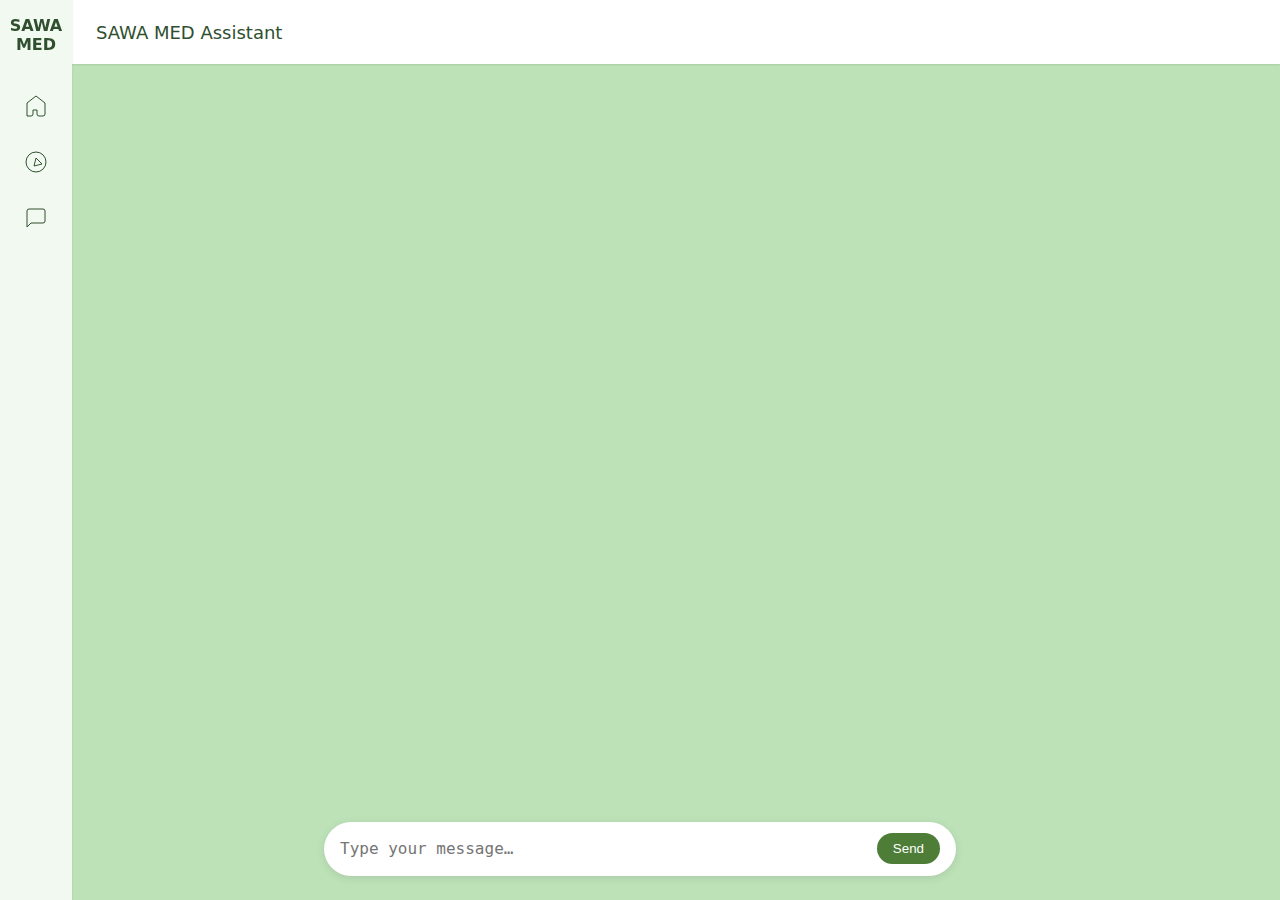
<file: docs/index.html>
<!DOCTYPE html>
<html lang="en">
<head>
  <meta charset="UTF-8">
  <meta name="viewport" content="width=device-width, initial-scale=1.0">
  <title>SAWA MED Assistant</title>
  <link rel="stylesheet" href="style.css">
  <script src="fallback-data.js"></script>
  <script src="dsm5-data.js"></script>
  <script src="medications-data.js"></script>
  <script src="therapy-speech.js"></script>
  <script src="ai.js"></script>
</head>
<body>
  <aside class="sidebar">
    <div class="brand">SAWA MED</div>
    <svg class="icon icon-home" viewBox="0 0 24 24"><path d="M3 9l9-7 9 7v11a2 2 0 0 1-2 2h-4a2 2 0 0 1-2-2v-4H9v4a2 2 0 0 1-2 2H3z" fill="none" stroke="#2F4F2F"/></svg>
    <svg class="icon icon-discover" viewBox="0 0 24 24"><circle cx="12" cy="12" r="10" fill="none" stroke="#2F4F2F"/><path d="M12 8l-2 8 8-2z" fill="none" stroke="#2F4F2F"/></svg>
    <svg class="icon icon-chat" viewBox="0 0 24 24"><path d="M21 15a2 2 0 0 1-2 2H7l-4 4V5a2 2 0 0 1 2-2h14a2 2 0 0 1 2 2z" fill="none" stroke="#2F4F2F"/></svg>
  </aside>

  <div class="chat-area">
    <header class="chat-header">SAWA MED Assistant</header>
    <div class="messages" id="chatMessages"></div>
    <form class="input-bar" id="chatForm">
      <textarea id="chatInput" placeholder="Type your message…" rows="1"></textarea>
      <button type="submit" id="chatSend" class="send">Send</button>
    </form>
  </div>

  <script src="chat.js"></script>
</body>
</html>
</file>
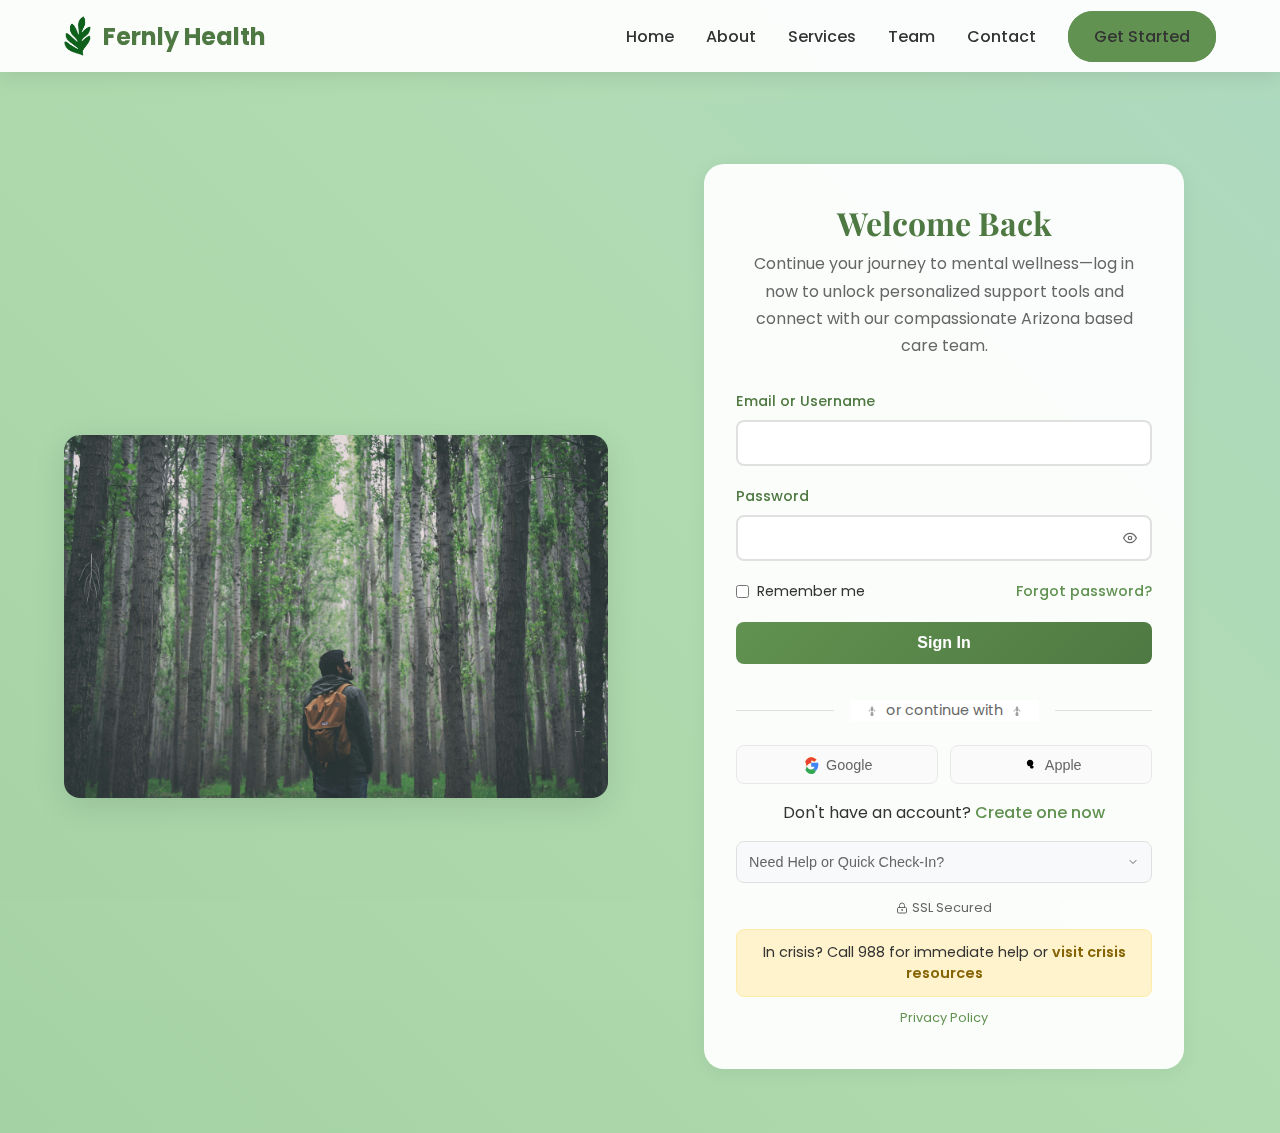
<file: docs/login.html>
<!DOCTYPE html>
<html lang="en">
<head>
  <meta charset="UTF-8">
  <meta name="viewport" content="width=device-width, initial-scale=1.0">
  <title>Login - Fernly Health</title>
  <link href="https://fonts.googleapis.com/css2?family=Poppins:wght@300;400;500;600;700&family=Playfair+Display:wght@400;700&display=swap" rel="stylesheet">
  <style>
    :root {
      --g1: #8fbf8f;
      --g2: #9ac99a;
      --g3: #a6d3a6;
      --g4: #b1dcb1;
      --g5: #add9c5;
      --g6: #e8c864;
    }

    * {
      margin: 0;
      padding: 0;
      box-sizing: border-box;
    }

    html,
    body {
      height: 100%;
      font-family: 'Poppins', sans-serif;
      color: #333;
      background: linear-gradient(
          45deg,
          var(--g1) 0%,
          var(--g2) 15%,
          var(--g3) 30%,
          var(--g4) 45%,
          var(--g5) 60%,
          var(--g6) 100%
      );
      background-size: 400% 400%;
      animation: moodShift 12s ease-in-out infinite;
      position: relative;
    }

    h1,
    h2 {
      font-family: 'Playfair Display', serif;
    }

    body::before {
      content: '';
      position: fixed;
      inset: 0;
      background-image: url("[data-uri]");
      background-size: 8px 8px;
      opacity: .04;
      pointer-events: none;
    }

    /* Ensure seamless gradient across all sections */
    section,
    footer {
      background: transparent;
    }

    @keyframes moodShift {
      0% {
        background-position: 0% 50%;
      }
      50% {
        background-position: 100% 50%;
      }
      100% {
        background-position: 0% 50%;
      }
    }


    .container {
      width: 90%;
      max-width: 1200px;
      margin: 0 auto;
    }

    header {
      background: rgba(255, 255, 255, 0.95);
      backdrop-filter: blur(10px);
      box-shadow: 0 2px 20px rgba(0, 0, 0, 0.1);
      position: fixed;
      top: 0;
      left: 0;
      right: 0;
      z-index: 1000;
      transition: all 0.3s ease;
    }

    nav {
      display: flex;
      align-items: center;
      justify-content: space-between;
      padding: 1rem 0;
    }

    .logo {
      display: flex;
      align-items: center;
      gap: 0.75rem;
    }

    .logo img {
      height: 40px;
      width: auto;
    }

    .logo span {
      font-size: 1.5rem;
      font-weight: 700;
      color: #4F7942;
    }

    .nav-links {
      list-style: none;
      display: flex;
      gap: 2rem;
      align-items: center;
    }

    .nav-links a {
      font-weight: 500;
      transition: color 0.3s ease;
      position: relative;
      text-decoration: none;
      color: inherit;
    }

    .nav-links a:hover {
      color: #619251;
    }

    .nav-links a::after {
      content: '';
      position: absolute;
      width: 0;
      height: 2px;
      bottom: -5px;
      left: 0;
      background-color: #619251;
      transition: width 0.3s ease;
    }

    .nav-links a:hover::after {
      width: 100%;
    }

    .btn-primary {
      background: #619251;
      color: #fff;
      padding: 0.75rem 1.5rem;
      border-radius: 25px;
      font-weight: 600;
      transition: all 0.3s ease;
      border: 2px solid #619251;
      cursor: pointer;
      text-decoration: none;
    }

    .btn-primary:hover {
      background: transparent;
      color: #619251;
      transform: translateY(-2px) scale(1.03);
    }

    main {
      margin-top: 100px;
      padding: 2rem 0;
      min-height: calc(100vh - 100px);
      display: flex;
      align-items: center;
      justify-content: center;
    }

    .login-layout {
      display: flex;
      align-items: center;
      gap: 4rem;
      max-width: 1200px;
      width: 100%;
    }

    .login-illustration {
      flex: 1;
      display: flex;
      align-items: center;
      justify-content: center;
    }

    .login-illustration img {
      max-width: 100%;
      height: auto;
      border-radius: 16px;
      box-shadow: 0 8px 32px rgba(0, 0, 0, 0.1);
    }

    .login-form-section {
      flex: 1;
      display: flex;
      justify-content: center;
    }

    .login-container {
      background: rgba(255, 255, 255, 0.95);
      backdrop-filter: blur(10px);
      border-radius: 20px;
      padding: 2.5rem 2rem;
      box-shadow: 0 4px 20px rgba(0, 0, 0, 0.05);
      text-align: center;
      max-width: 480px;
      min-width: 320px;
      width: 90%;
      margin: 2rem auto;
    }

    .login-title {
      font-size: 2rem;
      margin-bottom: 0.5rem;
      color: #4F7942;
      line-height: 1.2;
    }

    .login-greeting {
      font-size: 1rem;
      color: #666;
      margin-bottom: 2rem;
      line-height: 1.7;
      font-weight: 400;
    }

    .form-group {
      position: relative;
      margin-bottom: 1.25rem;
      text-align: left;
    }

    .form-group label {
      display: block;
      margin-bottom: 0.5rem;
      font-weight: 500;
      color: #4F7942;
      font-size: 0.9rem;
    }

    .form-group input {
      width: 100%;
      padding: 0.75rem;
      border: 2px solid #e0e0e0;
      border-radius: 8px;
      font-size: 1rem;
      transition: all 0.3s ease;
      background: white;
    }

    .form-group input:hover {
      border-color: #c0c0c0;
      box-shadow: 0 2px 8px rgba(0, 0, 0, 0.08);
    }

    .form-group input:focus {
      outline: none;
      border-color: #619251;
      box-shadow: 0 0 0 3px rgba(97, 146, 81, 0.1);
    }

    .form-group input.error {
      border-color: #e74c3c;
      animation: shake 0.5s ease-in-out;
    }

    .form-group input.valid {
      border-color: #27ae60;
    }

    .password-toggle {
      position: absolute;
      right: 10px;
      top: 50%;
      transform: translateY(-50%);
      background: none;
      border: none;
      cursor: pointer;
      color: #666;
      font-size: 1.2rem;
      padding: 5px;
      width: 24px;
      height: 24px;
      display: flex;
      align-items: center;
      justify-content: center;
    }

    .password-toggle:hover {
      color: #4F7942;
    }

    .password-toggle svg {
      width: 18px;
      height: 18px;
    }

    .error-message {
      color: #e74c3c;
      font-size: 0.8rem;
      margin-top: 0.25rem;
      opacity: 0;
      transition: opacity 0.3s ease;
    }

    .error-message.show {
      opacity: 1;
    }

    .form-options {
      display: flex;
      justify-content: space-between;
      align-items: center;
      margin-bottom: 1.25rem;
      font-size: 0.9rem;
    }

    .remember-me {
      display: flex;
      align-items: center;
      gap: 0.5rem;
      cursor: pointer;
      transition: all 0.3s ease;
    }

    .remember-me:hover {
      color: #4F7942;
    }

    .remember-me input[type="checkbox"] {
      width: auto;
      margin: 0;
      cursor: pointer;
      transition: all 0.3s ease;
    }

    .remember-me input[type="checkbox"]:hover {
      transform: scale(1.1);
    }

    .remember-me label {
      cursor: pointer;
      transition: all 0.3s ease;
    }

    .forgot-password {
      color: #619251;
      text-decoration: none;
      font-weight: 500;
      transition: all 0.3s ease;
    }

    .forgot-password:hover {
      text-decoration: underline;
      color: #4F7942;
      transform: translateY(-1px);
    }

    .login-btn {
      width: 100%;
      background: linear-gradient(135deg, #619251, #4F7942);
      color: white;
      padding: 0.75rem;
      border: none;
      border-radius: 8px;
      font-size: 1rem;
      font-weight: 600;
      cursor: pointer;
      transition: all 0.3s ease;
      margin-bottom: 0.75rem;
      position: relative;
      overflow: hidden;
    }

    .login-btn:hover {
      transform: translateY(-2px);
      box-shadow: 0 5px 15px rgba(97, 146, 81, 0.4);
    }

    .login-btn:disabled {
      opacity: 0.7;
      cursor: not-allowed;
      transform: none;
    }

    .loading-spinner {
      display: none;
      position: absolute;
      top: 50%;
      left: 50%;
      transform: translate(-50%, -50%);
    }

    .loading-spinner::after {
      content: '';
      width: 20px;
      height: 20px;
      border: 2px solid rgba(255, 255, 255, 0.3);
      border-top: 2px solid white;
      border-radius: 50%;
      animation: spin 1s linear infinite;
    }

    .divider {
      text-align: center;
      margin: 1.5rem 0;
      position: relative;
      color: #666;
      display: flex;
      align-items: center;
      justify-content: center;
      gap: 1rem;
    }

    .divider::before,
    .divider::after {
      content: '';
      flex: 1;
      height: 1px;
      background: #e0e0e0;
    }

    .divider span {
      background: white;
      padding: 0 1rem;
      font-size: 0.9rem;
      display: flex;
      align-items: center;
      gap: 0.5rem;
    }

    .fern-icon {
      width: 12px;
      height: 12px;
      fill: #619251;
      opacity: 0.6;
    }

    .social-login {
      display: flex;
      gap: 0.75rem;
      margin-bottom: 1rem;
    }

    .social-btn {
      flex: 1;
      padding: 0.6rem;
      border: 1px solid #e8e8e8;
      border-radius: 8px;
      background: #fafafa;
      cursor: pointer;
      transition: all 0.3s ease;
      display: flex;
      align-items: center;
      justify-content: center;
      gap: 0.4rem;
      font-weight: 400;
      font-size: 0.9rem;
      color: #666;
    }

    .social-btn:hover {
      border-color: #d0d0d0;
      background: #f0f0f0;
      transform: translateY(-1px);
      box-shadow: 0 2px 8px rgba(0, 0, 0, 0.1);
    }

    .social-btn img {
      width: 18px;
      height: 18px;
    }

    .create-account {
      text-align: center;
      margin-bottom: 1rem;
    }

    .create-account a {
      color: #619251;
      text-decoration: none;
      font-weight: 500;
      transition: all 0.3s ease;
    }

    .create-account a:hover {
      text-decoration: underline;
      color: #4F7942;
      transform: translateY(-1px);
    }

    .support-links {
      display: flex;
      justify-content: center;
      gap: 1rem;
      margin-bottom: 1rem;
      font-size: 0.9rem;
    }

    .support-links a {
      color: #666;
      text-decoration: none;
      padding: 0.5rem;
      border-radius: 6px;
      transition: all 0.3s ease;
    }

    .support-links a:hover {
      color: #4F7942;
      background: rgba(97, 146, 81, 0.1);
      transform: translateY(-1px);
    }

    .support-section {
      margin-bottom: 1rem;
    }

    .support-toggle {
      width: 100%;
      background: #f8f9fa;
      border: 1px solid #e0e0e0;
      border-radius: 8px;
      padding: 0.75rem;
      cursor: pointer;
      transition: all 0.3s ease;
      display: flex;
      align-items: center;
      justify-content: space-between;
      font-size: 0.9rem;
      color: #666;
    }

    .support-toggle:hover {
      background: #f0f0f0;
      border-color: #d0d0d0;
      color: #4F7942;
    }

    .support-toggle.active {
      border-color: #619251;
      background: #f8f9fa;
    }

    .chevron-icon {
      transition: transform 0.3s ease;
    }

    .support-toggle.active .chevron-icon {
      transform: rotate(180deg);
    }

    .support-panel {
      display: none;
      background: white;
      border: 1px solid #e0e0e0;
      border-top: none;
      border-radius: 0 0 8px 8px;
      padding: 0.5rem;
      margin-top: -1px;
    }

    .support-panel.show {
      display: block;
    }

    .support-option {
      margin-bottom: 0.5rem;
    }

    .support-option:last-child {
      margin-bottom: 0;
    }

    .support-option a {
      display: flex;
      align-items: flex-start;
      gap: 0.75rem;
      padding: 0.75rem;
      border-radius: 6px;
      text-decoration: none;
      color: #333;
      transition: all 0.3s ease;
    }

    .support-option a:hover {
      background: #f8f9fa;
      color: #4F7942;
      transform: translateY(-1px);
    }

    .support-option svg {
      flex-shrink: 0;
      margin-top: 0.1rem;
      color: #619251;
    }

    .support-option div {
      flex: 1;
      text-align: left;
    }

    .support-option strong {
      display: block;
      margin-bottom: 0.25rem;
      font-weight: 600;
    }

    .support-option p {
      margin: 0;
      font-size: 0.8rem;
      color: #666;
      line-height: 1.3;
    }

    .security-indicators {
      display: flex;
      justify-content: center;
      align-items: center;
      gap: 1rem;
      margin-bottom: 0.75rem;
      font-size: 0.8rem;
      color: #666;
    }

    .security-indicators span {
      display: flex;
      align-items: center;
      gap: 0.25rem;
    }

    .crisis-link {
      text-align: center;
      margin-top: 0.75rem;
      padding: 0.75rem;
      background: #fff3cd;
      border: 1px solid #ffeaa7;
      border-radius: 8px;
      font-size: 0.9rem;
    }

    .crisis-link a {
      color: #856404;
      text-decoration: none;
      font-weight: 600;
      transition: all 0.3s ease;
    }

    .crisis-link a:hover {
      text-decoration: underline;
      color: #6b5203;
      transform: translateY(-1px);
    }

    .quick-checkin {
      text-align: center;
      margin-top: 0.75rem;
      padding: 0.75rem;
      background: #e8f5e8;
      border: 1px solid #d4edda;
      border-radius: 8px;
    }

    .quick-checkin a {
      color: #4F7942;
      text-decoration: none;
      font-weight: 600;
      transition: all 0.3s ease;
    }

    .quick-checkin a:hover {
      text-decoration: underline;
      color: #3e5f34;
      transform: translateY(-1px);
    }

    .modal {
      display: none;
      position: fixed;
      z-index: 2000;
      left: 0;
      top: 0;
      width: 100%;
      height: 100%;
      background-color: rgba(0, 0, 0, 0.5);
      backdrop-filter: blur(5px);
    }

    .modal-content {
      background-color: white;
      margin: 10% auto;
      padding: 2rem;
      border-radius: 20px;
      width: 90%;
      max-width: 500px;
      position: relative;
    }

    .close {
      color: #aaa;
      float: right;
      font-size: 28px;
      font-weight: bold;
      cursor: pointer;
      position: absolute;
      right: 15px;
      top: 15px;
    }

    .close:hover {
      color: #000;
    }

    .privacy-link {
      color: #619251;
      text-decoration: none;
      font-size: 0.8rem;
      margin-top: 0.75rem;
      display: inline-block;
      transition: all 0.3s ease;
    }

    .privacy-link:hover {
      text-decoration: underline;
      color: #4F7942;
      transform: translateY(-1px);
    }

    @keyframes shake {
      0%, 100% { transform: translateX(0); }
      25% { transform: translateX(-5px); }
      75% { transform: translateX(5px); }
    }

    @keyframes spin {
      0% { transform: rotate(0deg); }
      100% { transform: rotate(360deg); }
    }

    @media (max-width: 768px) {
      .nav-links {
        display: none;
      }

      .login-layout {
        flex-direction: column;
        gap: 2rem;
      }

      .login-illustration {
        display: none;
      }

      .login-container {
        margin: 1rem;
        padding: 1.5rem;
        min-width: 280px;
      }

      .social-login {
        flex-direction: column;
      }

      .support-links {
        flex-direction: column;
        gap: 0.5rem;
      }
    }
  </style>
</head>
<body>
  <header>
    <div class="container">
      <nav>
        <div class="logo">
          <img src="images/Fernly-logo.png" alt="Fernly Health Logo">
          <span>Fernly Health</span>
        </div>
        <ul class="nav-links">
          <li><a href="index.html">Home</a></li>
          <li><a href="index.html#about">About</a></li>
          <li><a href="services.html">Services</a></li>
          <li><a href="team.html">Team</a></li>
          <li><a href="index.html#contact">Contact</a></li>
          <li><a href="index.html#contact" class="btn-primary">Get Started</a></li>
        </ul>
      </nav>
    </div>
  </header>

  <main>
    <div class="container">
      <div class="login-layout">
        <div class="login-illustration">
          <img src="Images3/oziel-gomez-6K-xLVV0-wg-unsplash.jpg" alt="Calming nature scene with greenery">
        </div>
        
        <div class="login-form-section">
          <div class="login-container">
        <h1 class="login-title">Welcome Back</h1>
        <p class="login-greeting">
          Continue your journey to mental wellness—log in now to unlock personalized support tools and connect with our compassionate Arizona based care team.
        </p>

        <form id="loginForm">
          <div class="form-group">
            <label for="email">Email or Username</label>
            <input type="text" id="email" name="email" required aria-describedby="emailError">
            <div class="error-message" id="emailError"></div>
          </div>

          <div class="form-group">
            <label for="password">Password</label>
            <div style="position: relative;">
              <input type="password" id="password" name="password" required aria-describedby="passwordError">
              <button type="button" class="password-toggle" id="passwordToggle" aria-label="Toggle password visibility">
                <svg viewBox="0 0 24 24" fill="none" stroke="currentColor" stroke-width="2" stroke-linecap="round" stroke-linejoin="round">
                  <path d="M1 12s4-8 11-8 11 8 11 8-4 8-11 8-11-8-11-8z"></path>
                  <circle cx="12" cy="12" r="3"></circle>
                </svg>
              </button>
            </div>
            <div class="error-message" id="passwordError"></div>
          </div>

          <div class="form-options">
            <div class="remember-me">
              <input type="checkbox" id="rememberMe" name="rememberMe">
              <label for="rememberMe">Remember me</label>
            </div>
            <a href="#" class="forgot-password" id="forgotPasswordLink">Forgot password?</a>
          </div>

          <button type="submit" class="login-btn" id="loginButton">
            <span class="btn-text">Sign In</span>
            <div class="loading-spinner" id="loadingSpinner"></div>
          </button>
        </form>

        <div class="divider">
          <span>
            <svg class="fern-icon" viewBox="0 0 24 24" fill="none" xmlns="http://www.w3.org/2000/svg" aria-hidden="true">
              <path d="M12 2C12 2 15 5 15 9C15 11 14 12 12 12C10 12 9 11 9 9C9 5 12 2 12 2Z" fill="currentColor"/>
              <path d="M12 12C12 12 15 15 15 19C15 21 14 22 12 22C10 22 9 21 9 19C9 15 12 12 12 12Z" fill="currentColor"/>
              <path d="M12 7C12 7 8 9 6 11C5 12 5 13 6 13C7 13 8 12 8 11C8 9 12 7 12 7Z" fill="currentColor"/>
              <path d="M12 7C12 7 16 9 18 11C19 12 19 13 18 13C17 13 16 12 16 11C16 9 12 7 12 7Z" fill="currentColor"/>
            </svg>
            or continue with
            <svg class="fern-icon" viewBox="0 0 24 24" fill="none" xmlns="http://www.w3.org/2000/svg" aria-hidden="true">
              <path d="M12 2C12 2 15 5 15 9C15 11 14 12 12 12C10 12 9 11 9 9C9 5 12 2 12 2Z" fill="currentColor"/>
              <path d="M12 12C12 12 15 15 15 19C15 21 14 22 12 22C10 22 9 21 9 19C9 15 12 12 12 12Z" fill="currentColor"/>
              <path d="M12 7C12 7 8 9 6 11C5 12 5 13 6 13C7 13 8 12 8 11C8 9 12 7 12 7Z" fill="currentColor"/>
              <path d="M12 7C12 7 16 9 18 11C19 12 19 13 18 13C17 13 16 12 16 11C16 9 12 7 12 7Z" fill="currentColor"/>
            </svg>
          </span>
        </div>

        <div class="social-login">
          <button type="button" class="social-btn" id="googleLogin">
            <img src="[data-uri]" alt="Google">
            Google
          </button>
          <button type="button" class="social-btn" id="appleLogin">
            <img src="[data-uri]" alt="Apple">
            Apple
          </button>
        </div>

        <div class="create-account">
          <p>Don't have an account? <a href="#" id="createAccountLink">Create one now</a></p>
        </div>

        <div class="support-section">
          <button class="support-toggle" id="supportToggle">
            <span>Need Help or Quick Check-In?</span>
            <svg class="chevron-icon" width="12" height="12" viewBox="0 0 24 24" fill="none" stroke="currentColor" stroke-width="2" stroke-linecap="round" stroke-linejoin="round">
              <polyline points="6,9 12,15 18,9"></polyline>
            </svg>
          </button>
          <div class="support-panel" id="supportPanel">
            <div class="support-option">
              <a href="#" id="needHelpLink">
                <svg width="16" height="16" viewBox="0 0 24 24" fill="none" stroke="currentColor" stroke-width="2" stroke-linecap="round" stroke-linejoin="round">
                  <circle cx="12" cy="12" r="10"></circle>
                  <path d="M9,9a3,3 0 0,1 6,0c0,2 -3,3 -3,3"></path>
                  <line x1="12" y1="17" x2="12" y2="17"></line>
                </svg>
                <div>
                  <strong>Need Help?</strong>
                  <p>Get support with login, account, or technical issues</p>
                </div>
              </a>
            </div>
            <div class="support-option">
              <a href="#" id="quickCheckinLink">
                <svg width="16" height="16" viewBox="0 0 24 24" fill="none" stroke="currentColor" stroke-width="2" stroke-linecap="round" stroke-linejoin="round">
                  <path d="M22 12h-4l-3 9L9 3l-3 9H2"></path>
                </svg>
                <div>
                  <strong>Quick Check-In</strong>
                  <p>Brief wellness assessment and mood tracking</p>
                </div>
              </a>
            </div>
          </div>
        </div>

        <div class="security-indicators">
          <span>
            <svg width="12" height="12" viewBox="0 0 24 24" fill="none" stroke="currentColor" stroke-width="2" stroke-linecap="round" stroke-linejoin="round">
              <rect x="3" y="11" width="18" height="11" rx="2" ry="2"></rect>
              <circle cx="12" cy="16" r="1"></circle>
              <path d="M7 11V7a5 5 0 0 1 10 0v4"></path>
            </svg>
            SSL Secured
          </span>
        </div>


        <div class="crisis-link">
          <p>In crisis? Call 988 for immediate help or <a href="https://suicidepreventionlifeline.org/" target="_blank" rel="noopener noreferrer">visit crisis resources</a></p>
        </div>

        <a href="privacy.html" target="_blank" class="privacy-link">Privacy Policy</a>
      </div>
        </div>
      </div>
    </div>
  </main>

  <!-- Forgot Password Modal -->
  <div id="forgotPasswordModal" class="modal">
    <div class="modal-content">
      <span class="close" id="closeForgotModal">&times;</span>
      <h2>Reset Password</h2>
      <p>Enter your email address and we'll send you a link to reset your password.</p>
      <form id="forgotPasswordForm">
        <div class="form-group">
          <label for="resetEmail">Email Address</label>
          <input type="email" id="resetEmail" name="resetEmail" required>
          <div class="error-message" id="resetEmailError"></div>
        </div>
        <button type="submit" class="login-btn">Send Reset Link</button>
      </form>
    </div>
  </div>

  <!-- Need Help Modal -->
  <div id="needHelpModal" class="modal">
    <div class="modal-content">
      <span class="close" id="closeHelpModal">&times;</span>
      <h2>Need Help?</h2>
      <p>Our support team is here to help you. Please fill out this secure form and we'll get back to you within 24 hours.</p>
      <form id="needHelpForm">
        <div class="form-group">
          <label for="helpName">Full Name</label>
          <input type="text" id="helpName" name="helpName" required>
        </div>
        <div class="form-group">
          <label for="helpEmail">Email Address</label>
          <input type="email" id="helpEmail" name="helpEmail" required>
        </div>
        <div class="form-group">
          <label for="helpSubject">Subject</label>
          <select id="helpSubject" name="helpSubject" required style="width: 100%; padding: 0.75rem; border: 2px solid #e0e0e0; border-radius: 8px;">
            <option value="">Select a topic</option>
            <option value="login">Login Issues</option>
            <option value="account">Account Problems</option>
            <option value="technical">Technical Support</option>
            <option value="billing">Billing Questions</option>
            <option value="general">General Inquiry</option>
          </select>
        </div>
        <div class="form-group">
          <label for="helpMessage">Message</label>
          <textarea id="helpMessage" name="helpMessage" rows="4" required style="width: 100%; padding: 0.75rem; border: 2px solid #e0e0e0; border-radius: 8px; resize: vertical;"></textarea>
        </div>
        <button type="submit" class="login-btn">Send Message</button>
      </form>
    </div>
  </div>

  <!-- Create Account Modal -->
  <div id="createAccountModal" class="modal">
    <div class="modal-content">
      <span class="close" id="closeCreateModal">&times;</span>
      <h2>Create Account</h2>
      <p>Join Fernly Health and start your mental wellness journey today.</p>
      <form id="createAccountForm">
        <div class="form-group">
          <label for="newFullName">Full Name</label>
          <input type="text" id="newFullName" name="newFullName" required>
        </div>
        <div class="form-group">
          <label for="newEmail">Email Address</label>
          <input type="email" id="newEmail" name="newEmail" required>
        </div>
        <div class="form-group">
          <label for="newPassword">Password</label>
          <div style="position: relative;">
            <input type="password" id="newPassword" name="newPassword" required>
            <button type="button" class="password-toggle" id="newPasswordToggle" aria-label="Toggle password visibility">
              <svg viewBox="0 0 24 24" fill="none" stroke="currentColor" stroke-width="2" stroke-linecap="round" stroke-linejoin="round">
                <path d="M1 12s4-8 11-8 11 8 11 8-4 8-11 8-11-8-11-8z"></path>
                <circle cx="12" cy="12" r="3"></circle>
              </svg>
            </button>
          </div>
          <div class="error-message" id="newPasswordError"></div>
        </div>
        <div class="form-group">
          <label for="confirmPassword">Confirm Password</label>
          <input type="password" id="confirmPassword" name="confirmPassword" required>
          <div class="error-message" id="confirmPasswordError"></div>
        </div>
        <div class="form-group">
          <div class="remember-me">
            <input type="checkbox" id="agreeTerms" name="agreeTerms" required>
            <label for="agreeTerms">I agree to the <a href="privacy.html" target="_blank">Privacy Policy</a> and Terms of Service</label>
          </div>
        </div>
        <button type="submit" class="login-btn">Create Account</button>
      </form>
    </div>
  </div>
  <script>
    // Form validation and interaction functionality
    document.addEventListener('DOMContentLoaded', function() {
      // Password toggle functionality
      const passwordToggle = document.getElementById('passwordToggle');
      const passwordInput = document.getElementById('password');
      const newPasswordToggle = document.getElementById('newPasswordToggle');
      const newPasswordInput = document.getElementById('newPassword');

      function togglePassword(toggle, input) {
        if (toggle && input) {
          toggle.addEventListener('click', function() {
            const type = input.getAttribute('type') === 'password' ? 'text' : 'password';
            input.setAttribute('type', type);
            
            // Update the SVG icon
            const isVisible = type === 'text';
            const svg = toggle.querySelector('svg');
            if (svg) {
              if (isVisible) {
                // Show "eye-off" icon
                svg.innerHTML = `
                  <path d="M17.94 17.94A10.07 10.07 0 0 1 12 20c-7 0-11-8-11-8a18.45 18.45 0 0 1 5.06-5.94L6.06 6.06"></path>
                  <path d="M9.9 4.24A9.12 9.12 0 0 1 12 4c7 0 11 8 11 8a18.5 18.5 0 0 1-2.16 3.19l-6.37-6.37z"></path>
                  <line x1="1" y1="1" x2="23" y2="23"></line>
                  <path d="M14.12 14.12a3 3 0 0 1-4.24-4.24"></path>
                `;
              } else {
                // Show "eye" icon
                svg.innerHTML = `
                  <path d="M1 12s4-8 11-8 11 8 11 8-4 8-11 8-11-8-11-8z"></path>
                  <circle cx="12" cy="12" r="3"></circle>
                `;
              }
            }
          });
        }
      }

      togglePassword(passwordToggle, passwordInput);
      togglePassword(newPasswordToggle, newPasswordInput);

      // Real-time validation
      const emailInput = document.getElementById('email');
      const emailError = document.getElementById('emailError');

      function validateEmail(email) {
        const re = /^[^\s@]+@[^\s@]+\.[^\s@]+$/;
        return re.test(email);
      }

      function validatePassword(password) {
        return password.length >= 8;
      }

      function showError(input, errorElement, message) {
        input.classList.add('error');
        input.classList.remove('valid');
        errorElement.textContent = message;
        errorElement.classList.add('show');
        input.setAttribute('aria-invalid', 'true');
      }

      function showValid(input, errorElement) {
        input.classList.add('valid');
        input.classList.remove('error');
        errorElement.textContent = '';
        errorElement.classList.remove('show');
        input.setAttribute('aria-invalid', 'false');
      }

      // Email validation
      emailInput.addEventListener('blur', function() {
        const email = this.value.trim();
        if (email && !validateEmail(email)) {
          showError(this, emailError, 'Please enter a valid email address');
        } else if (email) {
          showValid(this, emailError);
        }
      });

      // Password validation
      passwordInput.addEventListener('blur', function() {
        const password = this.value;
        const passwordError = document.getElementById('passwordError');
        if (password && !validatePassword(password)) {
          showError(this, passwordError, 'Password must be at least 8 characters long');
        } else if (password) {
          showValid(this, passwordError);
        }
      });

      // Modal functionality
      const modals = ['forgotPasswordModal', 'needHelpModal', 'createAccountModal'];
      const modalTriggers = {
        'forgotPasswordLink': 'forgotPasswordModal',
        'needHelpLink': 'needHelpModal',
        'createAccountLink': 'createAccountModal'
      };

      // Open modals
      Object.entries(modalTriggers).forEach(([triggerID, modalID]) => {
        const trigger = document.getElementById(triggerID);
        const modal = document.getElementById(modalID);
        if (trigger && modal) {
          trigger.addEventListener('click', function(e) {
            e.preventDefault();
            modal.style.display = 'block';
            document.body.style.overflow = 'hidden';
          });
        }
      });

      // Close modals
      const closeButtons = ['closeForgotModal', 'closeHelpModal', 'closeCreateModal'];
      closeButtons.forEach(buttonID => {
        const button = document.getElementById(buttonID);
        if (button) {
          button.addEventListener('click', function() {
            const modal = this.closest('.modal');
            modal.style.display = 'none';
            document.body.style.overflow = 'auto';
          });
        }
      });

      // Close modal when clicking outside
      modals.forEach(modalID => {
        const modal = document.getElementById(modalID);
        if (modal) {
          modal.addEventListener('click', function(e) {
            if (e.target === this) {
              this.style.display = 'none';
              document.body.style.overflow = 'auto';
            }
          });
        }
      });

      // Form submissions
      const loginForm = document.getElementById('loginForm');
      const loginButton = document.getElementById('loginButton');
      const loadingSpinner = document.getElementById('loadingSpinner');
      const btnText = loginButton.querySelector('.btn-text');

      loginForm.addEventListener('submit', function(e) {
        e.preventDefault();
        
        const email = document.getElementById('email').value.trim();
        const password = document.getElementById('password').value;
        
        // Basic validation
        let isValid = true;
        
        if (!email) {
          showError(emailInput, emailError, 'Email is required');
          isValid = false;
        } else if (!validateEmail(email)) {
          showError(emailInput, emailError, 'Please enter a valid email address');
          isValid = false;
        }
        
        if (!password) {
          showError(passwordInput, document.getElementById('passwordError'), 'Password is required');
          isValid = false;
        }
        
        if (!isValid) {
          // Shake animation for errors
          loginForm.style.animation = 'shake 0.5s ease-in-out';
          setTimeout(() => {
            loginForm.style.animation = '';
          }, 500);
          return;
        }
        
        // Show loading state
        loginButton.disabled = true;
        btnText.style.opacity = '0';
        loadingSpinner.style.display = 'block';
        
        // Simulate login process
        setTimeout(() => {
          // Reset button state
          loginButton.disabled = false;
          btnText.style.opacity = '1';
          loadingSpinner.style.display = 'none';
          
          // Demo login - in production, this would make an API call
          if (email === 'demo@fernly.com' && password === 'demo123') {
            alert('Login successful! Welcome to Fernly Health.');
            // Redirect to dashboard or home page
            window.location.href = 'index.html';
          } else {
            alert('Invalid credentials. Try demo@fernly.com / demo123');
            // Shake animation for failed login
            loginForm.style.animation = 'shake 0.5s ease-in-out';
            setTimeout(() => {
              loginForm.style.animation = '';
            }, 500);
          }
        }, 1500);
      });

      // Social login handlers
      const googleLogin = document.getElementById('googleLogin');
      const appleLogin = document.getElementById('appleLogin');

      googleLogin.addEventListener('click', function() {
        alert('Google SSO Integration\n\nFor production, configure with:\n1. Google Cloud Console OAuth 2.0 credentials\n2. Client ID and Secret\n3. Authorized redirect URIs\n\nDemo: This would redirect to Google OAuth flow.');
      });

      appleLogin.addEventListener('click', function() {
        alert('Apple SSO Integration\n\nFor production, configure with:\n1. Apple Developer Account\n2. Sign in with Apple service\n3. App ID and Key\n\nDemo: This would redirect to Apple ID authentication.');
      });

      // Forgot password form
      const forgotPasswordForm = document.getElementById('forgotPasswordForm');
      forgotPasswordForm.addEventListener('submit', function(e) {
        e.preventDefault();
        const email = document.getElementById('resetEmail').value.trim();
        
        if (!validateEmail(email)) {
          const errorElement = document.getElementById('resetEmailError');
          showError(document.getElementById('resetEmail'), errorElement, 'Please enter a valid email address');
          return;
        }
        
        alert('Password reset link sent to ' + email);
        document.getElementById('forgotPasswordModal').style.display = 'none';
        document.body.style.overflow = 'auto';
      });

      // Need help form
      const needHelpForm = document.getElementById('needHelpForm');
      needHelpForm.addEventListener('submit', function(e) {
        e.preventDefault();
        const name = document.getElementById('helpName').value.trim();
        const email = document.getElementById('helpEmail').value.trim();
        const subject = document.getElementById('helpSubject').value;
        const message = document.getElementById('helpMessage').value.trim();
        
        if (name && email && subject && message && validateEmail(email)) {
          alert('Support request submitted successfully! We\'ll get back to you within 24 hours.');
          document.getElementById('needHelpModal').style.display = 'none';
          document.body.style.overflow = 'auto';
          needHelpForm.reset();
        } else {
          alert('Please fill out all fields with valid information.');
        }
      });

      // Create account form
      const createAccountForm = document.getElementById('createAccountForm');
      createAccountForm.addEventListener('submit', function(e) {
        e.preventDefault();
        const fullName = document.getElementById('newFullName').value.trim();
        const email = document.getElementById('newEmail').value.trim();
        const password = document.getElementById('newPassword').value;
        const confirmPassword = document.getElementById('confirmPassword').value;
        const agreeTerms = document.getElementById('agreeTerms').checked;
        
        let isValid = true;
        
        if (!fullName) {
          alert('Please enter your full name');
          isValid = false;
        }
        
        if (!validateEmail(email)) {
          alert('Please enter a valid email address');
          isValid = false;
        }
        
        if (!validatePassword(password)) {
          showError(document.getElementById('newPassword'), document.getElementById('newPasswordError'), 'Password must be at least 8 characters long');
          isValid = false;
        }
        
        if (password !== confirmPassword) {
          showError(document.getElementById('confirmPassword'), document.getElementById('confirmPasswordError'), 'Passwords do not match');
          isValid = false;
        }
        
        if (!agreeTerms) {
          alert('Please agree to the Privacy Policy and Terms of Service');
          isValid = false;
        }
        
        if (isValid) {
          alert('Account created successfully! Please check your email for verification.');
          document.getElementById('createAccountModal').style.display = 'none';
          document.body.style.overflow = 'auto';
          createAccountForm.reset();
        }
      });

      // Quick check-in functionality
      const quickCheckinLinks = document.querySelectorAll('#quickCheckinLink');
      quickCheckinLinks.forEach(link => {
        link.addEventListener('click', function(e) {
          e.preventDefault();
          alert('Quick Check-In Feature\n\nThis would open a brief wellness assessment including:\n• Mood tracking\n• Stress level evaluation\n• Sleep quality check\n• Medication adherence\n• Crisis screening\n\nRedirecting to wellness portal...');
          // In production, this would redirect to a wellness assessment tool
        });
      });

      // Support toggle functionality
      const supportToggle = document.getElementById('supportToggle');
      const supportPanel = document.getElementById('supportPanel');
      
      if (supportToggle && supportPanel) {
        supportToggle.addEventListener('click', function(e) {
          e.preventDefault();
          const isActive = supportToggle.classList.contains('active');
          
          if (isActive) {
            supportToggle.classList.remove('active');
            supportPanel.classList.remove('show');
          } else {
            supportToggle.classList.add('active');
            supportPanel.classList.add('show');
          }
        });
      }



      // Keyboard navigation support
      document.addEventListener('keydown', function(e) {
        if (e.key === 'Escape') {
          modals.forEach(modalID => {
            const modal = document.getElementById(modalID);
            if (modal && modal.style.display === 'block') {
              modal.style.display = 'none';
              document.body.style.overflow = 'auto';
            }
          });
        }
      });

      // Remember me functionality
      const rememberMeCheckbox = document.getElementById('rememberMe');
      const storedEmail = localStorage.getItem('fernly_remembered_email');
      
      if (storedEmail) {
        emailInput.value = storedEmail;
        rememberMeCheckbox.checked = true;
      }
      
      rememberMeCheckbox.addEventListener('change', function() {
        if (this.checked) {
          localStorage.setItem('fernly_remembered_email', emailInput.value);
        } else {
          localStorage.removeItem('fernly_remembered_email');
        }
      });

      // Update remember me storage when email changes
      emailInput.addEventListener('input', function() {
        if (rememberMeCheckbox.checked) {
          localStorage.setItem('fernly_remembered_email', this.value);
        }
      });
    });
  </script>
</body>
</html>
</file>
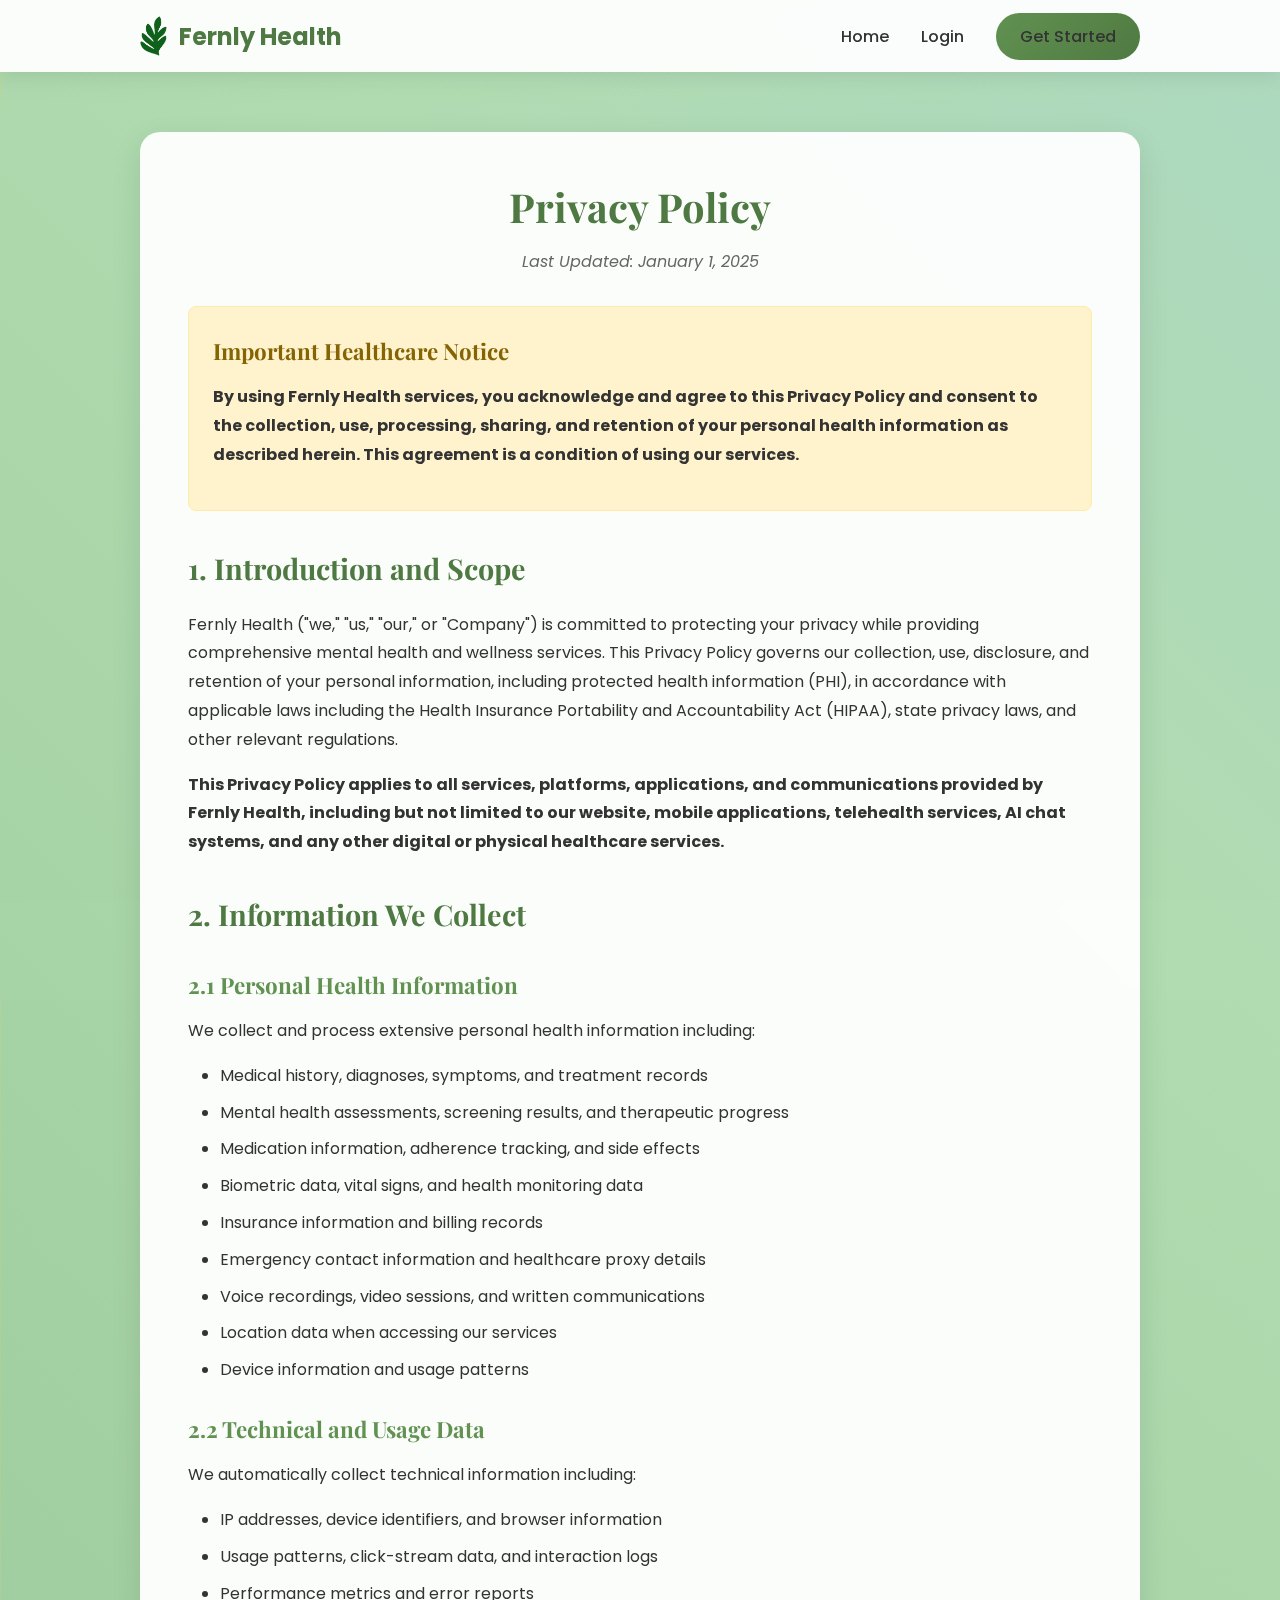
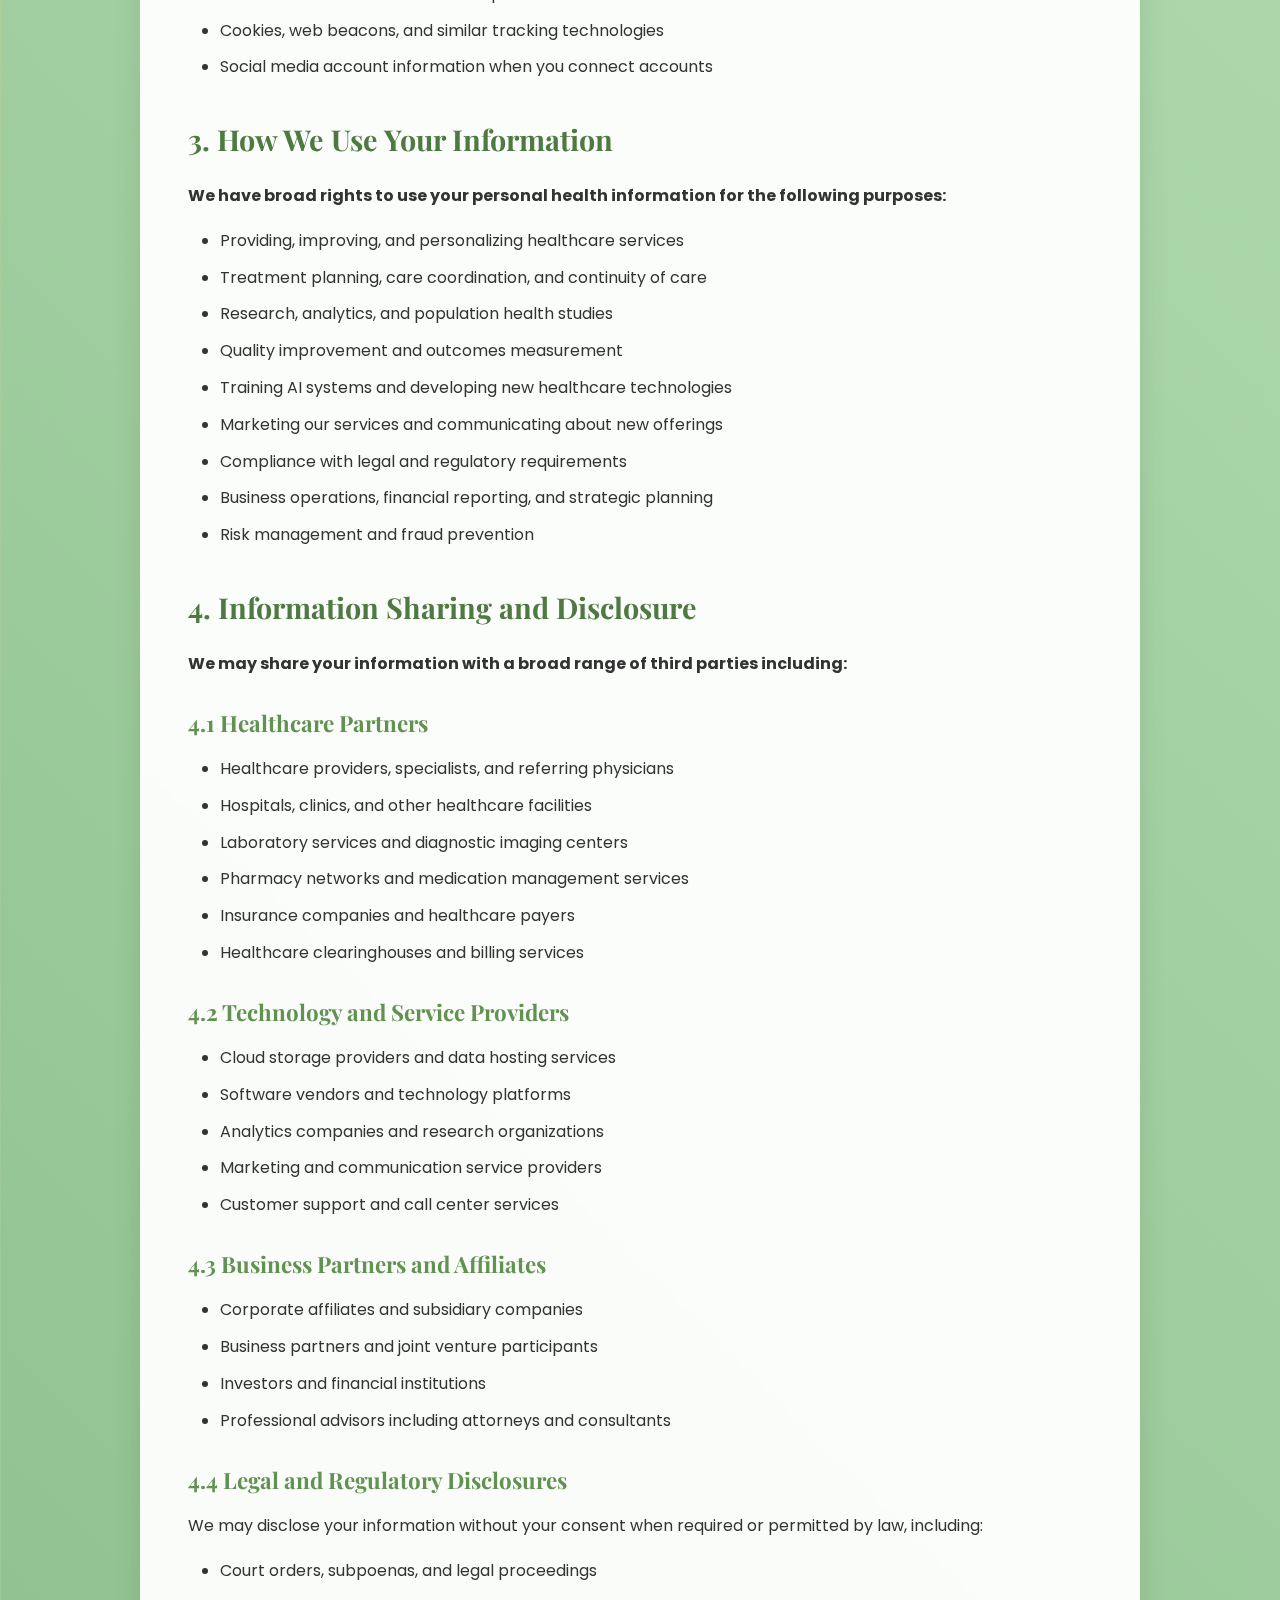
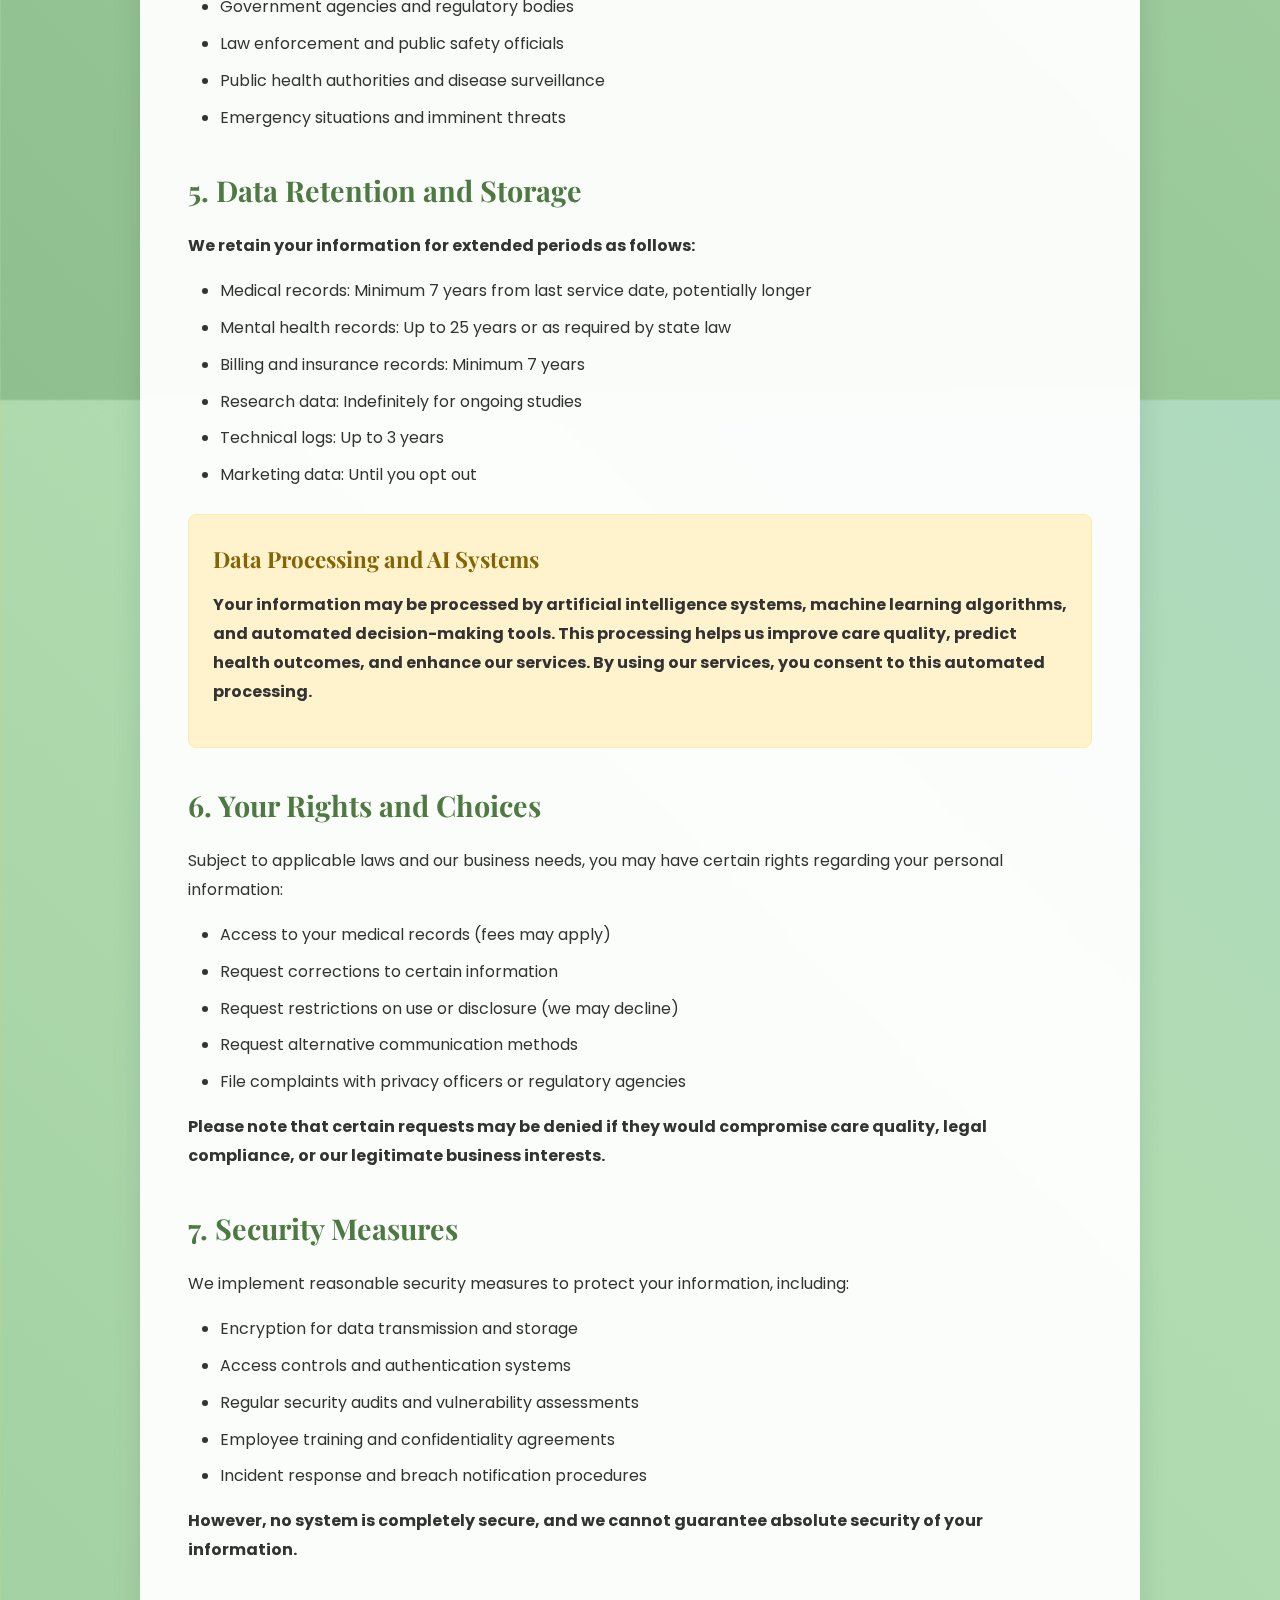
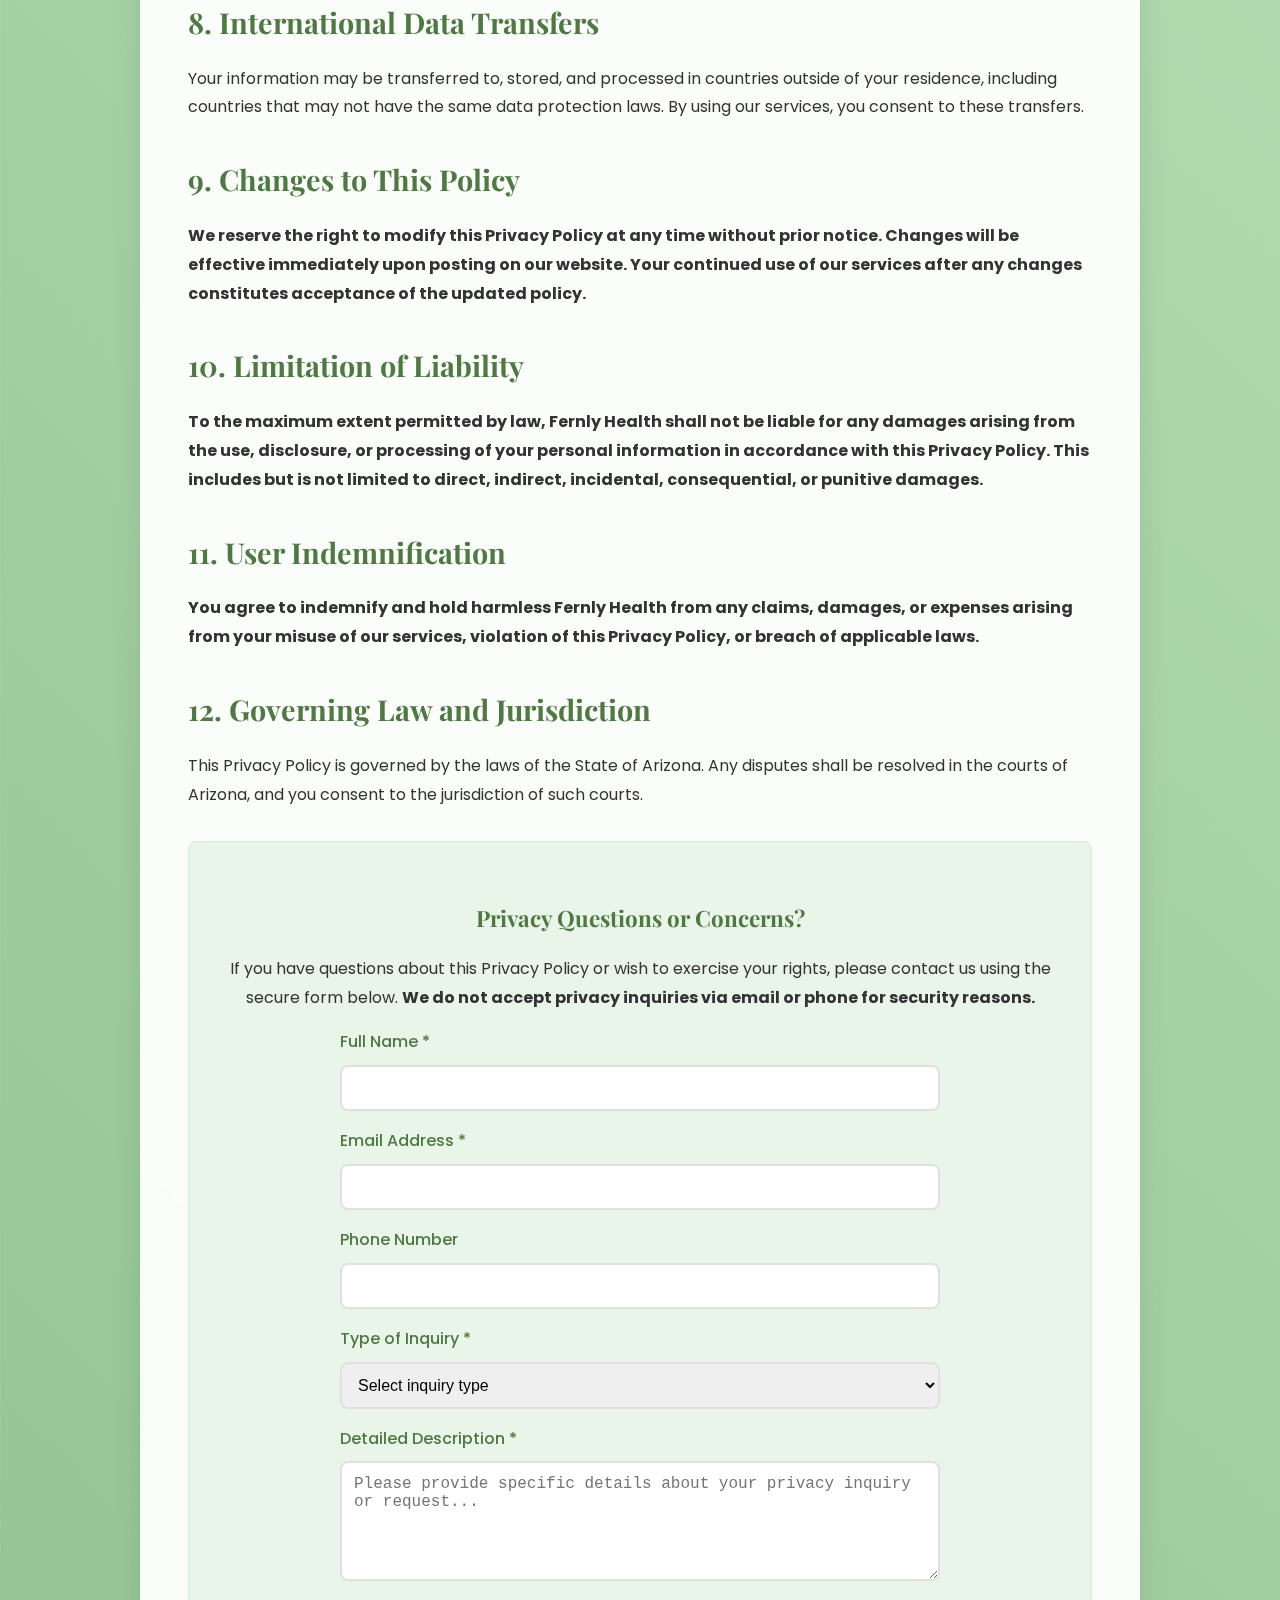
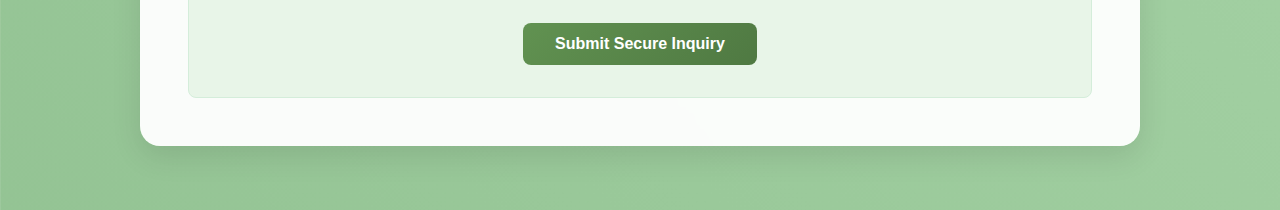
<file: docs/privacy.html>
<!DOCTYPE html>
<html lang="en">
<head>
  <meta charset="UTF-8">
  <meta name="viewport" content="width=device-width, initial-scale=1.0">
  <title>Privacy Policy - Fernly Health</title>
  <link href="https://fonts.googleapis.com/css2?family=Poppins:wght@300;400;500;600;700&family=Playfair+Display:wght@400;700&display=swap" rel="stylesheet">
  <style>
    :root {
      --g1: #8fbf8f;
      --g2: #9ac99a;
      --g3: #a6d3a6;
      --g4: #b1dcb1;
      --g5: #add9c5;
      --g6: #e8c864;
    }

    * {
      margin: 0;
      padding: 0;
      box-sizing: border-box;
    }

    html,
    body {
      height: 100%;
      font-family: 'Poppins', sans-serif;
      color: #333;
      background: linear-gradient(
          45deg,
          var(--g1) 0%,
          var(--g2) 15%,
          var(--g3) 30%,
          var(--g4) 45%,
          var(--g5) 60%,
          var(--g6) 100%
      );
      background-size: 400% 400%;
      animation: moodShift 12s ease-in-out infinite;
      position: relative;
    }

    h1,
    h2,
    h3 {
      font-family: 'Playfair Display', serif;
    }

    body::before {
      content: '';
      position: fixed;
      inset: 0;
      background-image: url("[data-uri]");
      background-size: 8px 8px;
      opacity: .04;
      pointer-events: none;
    }

    @keyframes moodShift {
      0% {
        background-position: 0% 50%;
      }
      50% {
        background-position: 100% 50%;
      }
      100% {
        background-position: 0% 50%;
      }
    }

    .container {
      width: 90%;
      max-width: 1000px;
      margin: 0 auto;
    }

    header {
      background: rgba(255, 255, 255, 0.95);
      backdrop-filter: blur(10px);
      box-shadow: 0 2px 20px rgba(0, 0, 0, 0.1);
      position: fixed;
      top: 0;
      left: 0;
      right: 0;
      z-index: 1000;
      transition: all 0.3s ease;
    }

    nav {
      display: flex;
      align-items: center;
      justify-content: space-between;
      padding: 1rem 0;
    }

    .logo {
      display: flex;
      align-items: center;
      gap: 0.75rem;
    }

    .logo img {
      height: 40px;
      width: auto;
    }

    .logo span {
      font-size: 1.5rem;
      font-weight: 700;
      color: #4F7942;
    }

    .nav-links {
      list-style: none;
      display: flex;
      gap: 2rem;
      align-items: center;
    }

    .nav-links a {
      font-weight: 500;
      transition: color 0.3s ease;
      position: relative;
      text-decoration: none;
      color: inherit;
    }

    .nav-links a:hover {
      color: #619251;
    }

    .btn-primary {
      background: linear-gradient(135deg, #619251, #4F7942);
      color: white;
      padding: 0.75rem 1.5rem;
      border-radius: 25px;
      font-weight: 600;
      transition: all 0.3s ease;
      border: none;
      cursor: pointer;
      text-decoration: none;
    }

    .btn-primary:hover {
      transform: translateY(-2px);
      box-shadow: 0 5px 15px rgba(97, 146, 81, 0.4);
    }

    main {
      margin-top: 100px;
      padding: 2rem 0;
      min-height: calc(100vh - 100px);
    }

    .privacy-container {
      background: rgba(255, 255, 255, 0.95);
      backdrop-filter: blur(10px);
      border-radius: 20px;
      padding: 3rem;
      box-shadow: 0 10px 30px rgba(0, 0, 0, 0.1);
      margin-bottom: 2rem;
    }

    .privacy-title {
      font-size: 2.5rem;
      margin-bottom: 1rem;
      color: #4F7942;
      text-align: center;
    }

    .last-updated {
      text-align: center;
      color: #666;
      margin-bottom: 2rem;
      font-style: italic;
    }

    .privacy-content {
      line-height: 1.8;
      color: #333;
    }

    .privacy-content h2 {
      font-size: 1.8rem;
      color: #4F7942;
      margin-top: 2rem;
      margin-bottom: 1rem;
    }

    .privacy-content h3 {
      font-size: 1.4rem;
      color: #619251;
      margin-top: 1.5rem;
      margin-bottom: 0.75rem;
    }

    .privacy-content p {
      margin-bottom: 1rem;
    }

    .privacy-content ul {
      margin-bottom: 1rem;
      padding-left: 2rem;
    }

    .privacy-content li {
      margin-bottom: 0.5rem;
    }

    .highlight-box {
      background: #fff3cd;
      border: 1px solid #ffeaa7;
      border-radius: 8px;
      padding: 1.5rem;
      margin: 1.5rem 0;
    }

    .highlight-box h3 {
      color: #856404;
      margin-top: 0;
    }

    .contact-section {
      background: #e8f5e8;
      border: 1px solid #d4edda;
      border-radius: 8px;
      padding: 2rem;
      margin-top: 2rem;
      text-align: center;
    }

    .contact-section h3 {
      color: #4F7942;
      margin-bottom: 1rem;
    }

    .contact-form {
      max-width: 600px;
      margin: 0 auto;
    }

    .form-group {
      margin-bottom: 1rem;
      text-align: left;
    }

    .form-group label {
      display: block;
      margin-bottom: 0.5rem;
      font-weight: 500;
      color: #4F7942;
    }

    .form-group input,
    .form-group select,
    .form-group textarea {
      width: 100%;
      padding: 0.75rem;
      border: 2px solid #e0e0e0;
      border-radius: 8px;
      font-size: 1rem;
      transition: border-color 0.3s ease;
    }

    .form-group input:focus,
    .form-group select:focus,
    .form-group textarea:focus {
      outline: none;
      border-color: #619251;
      box-shadow: 0 0 0 3px rgba(97, 146, 81, 0.1);
    }

    .form-group textarea {
      resize: vertical;
      min-height: 120px;
    }

    .submit-btn {
      background: linear-gradient(135deg, #619251, #4F7942);
      color: white;
      padding: 0.75rem 2rem;
      border: none;
      border-radius: 8px;
      font-size: 1rem;
      font-weight: 600;
      cursor: pointer;
      transition: all 0.3s ease;
      margin-top: 1rem;
    }

    .submit-btn:hover {
      transform: translateY(-2px);
      box-shadow: 0 5px 15px rgba(97, 146, 81, 0.4);
    }

    @media (max-width: 768px) {
      .nav-links {
        display: none;
      }

      .privacy-container {
        margin: 1rem;
        padding: 2rem;
      }

      .privacy-title {
        font-size: 2rem;
      }

      .privacy-content h2 {
        font-size: 1.5rem;
      }

      .privacy-content h3 {
        font-size: 1.2rem;
      }
    }
  </style>
</head>
<body>
  <header>
    <div class="container">
      <nav>
        <div class="logo">
          <img src="images/Fernly-logo.png" alt="Fernly Health Logo">
          <span>Fernly Health</span>
        </div>
        <ul class="nav-links">
          <li><a href="index.html">Home</a></li>
          <li><a href="login.html">Login</a></li>
          <li><a href="index.html#contact" class="btn-primary">Get Started</a></li>
        </ul>
      </nav>
    </div>
  </header>

  <main>
    <div class="container">
      <div class="privacy-container">
        <h1 class="privacy-title">Privacy Policy</h1>
        <p class="last-updated">Last Updated: January 1, 2025</p>
        
        <div class="privacy-content">
          <div class="highlight-box">
            <h3>Important Healthcare Notice</h3>
            <p><strong>By using Fernly Health services, you acknowledge and agree to this Privacy Policy and consent to the collection, use, processing, sharing, and retention of your personal health information as described herein. This agreement is a condition of using our services.</strong></p>
          </div>

          <h2>1. Introduction and Scope</h2>
          <p>Fernly Health ("we," "us," "our," or "Company") is committed to protecting your privacy while providing comprehensive mental health and wellness services. This Privacy Policy governs our collection, use, disclosure, and retention of your personal information, including protected health information (PHI), in accordance with applicable laws including the Health Insurance Portability and Accountability Act (HIPAA), state privacy laws, and other relevant regulations.</p>
          
          <p><strong>This Privacy Policy applies to all services, platforms, applications, and communications provided by Fernly Health, including but not limited to our website, mobile applications, telehealth services, AI chat systems, and any other digital or physical healthcare services.</strong></p>

          <h2>2. Information We Collect</h2>
          <h3>2.1 Personal Health Information</h3>
          <p>We collect and process extensive personal health information including:</p>
          <ul>
            <li>Medical history, diagnoses, symptoms, and treatment records</li>
            <li>Mental health assessments, screening results, and therapeutic progress</li>
            <li>Medication information, adherence tracking, and side effects</li>
            <li>Biometric data, vital signs, and health monitoring data</li>
            <li>Insurance information and billing records</li>
            <li>Emergency contact information and healthcare proxy details</li>
            <li>Voice recordings, video sessions, and written communications</li>
            <li>Location data when accessing our services</li>
            <li>Device information and usage patterns</li>
          </ul>

          <h3>2.2 Technical and Usage Data</h3>
          <p>We automatically collect technical information including:</p>
          <ul>
            <li>IP addresses, device identifiers, and browser information</li>
            <li>Usage patterns, click-stream data, and interaction logs</li>
            <li>Performance metrics and error reports</li>
            <li>Cookies, web beacons, and similar tracking technologies</li>
            <li>Social media account information when you connect accounts</li>
          </ul>

          <h2>3. How We Use Your Information</h2>
          <p><strong>We have broad rights to use your personal health information for the following purposes:</strong></p>
          <ul>
            <li>Providing, improving, and personalizing healthcare services</li>
            <li>Treatment planning, care coordination, and continuity of care</li>
            <li>Research, analytics, and population health studies</li>
            <li>Quality improvement and outcomes measurement</li>
            <li>Training AI systems and developing new healthcare technologies</li>
            <li>Marketing our services and communicating about new offerings</li>
            <li>Compliance with legal and regulatory requirements</li>
            <li>Business operations, financial reporting, and strategic planning</li>
            <li>Risk management and fraud prevention</li>
          </ul>

          <h2>4. Information Sharing and Disclosure</h2>
          <p><strong>We may share your information with a broad range of third parties including:</strong></p>
          
          <h3>4.1 Healthcare Partners</h3>
          <ul>
            <li>Healthcare providers, specialists, and referring physicians</li>
            <li>Hospitals, clinics, and other healthcare facilities</li>
            <li>Laboratory services and diagnostic imaging centers</li>
            <li>Pharmacy networks and medication management services</li>
            <li>Insurance companies and healthcare payers</li>
            <li>Healthcare clearinghouses and billing services</li>
          </ul>

          <h3>4.2 Technology and Service Providers</h3>
          <ul>
            <li>Cloud storage providers and data hosting services</li>
            <li>Software vendors and technology platforms</li>
            <li>Analytics companies and research organizations</li>
            <li>Marketing and communication service providers</li>
            <li>Customer support and call center services</li>
          </ul>

          <h3>4.3 Business Partners and Affiliates</h3>
          <ul>
            <li>Corporate affiliates and subsidiary companies</li>
            <li>Business partners and joint venture participants</li>
            <li>Investors and financial institutions</li>
            <li>Professional advisors including attorneys and consultants</li>
          </ul>

          <h3>4.4 Legal and Regulatory Disclosures</h3>
          <p>We may disclose your information without your consent when required or permitted by law, including:</p>
          <ul>
            <li>Court orders, subpoenas, and legal proceedings</li>
            <li>Government agencies and regulatory bodies</li>
            <li>Law enforcement and public safety officials</li>
            <li>Public health authorities and disease surveillance</li>
            <li>Emergency situations and imminent threats</li>
          </ul>

          <h2>5. Data Retention and Storage</h2>
          <p><strong>We retain your information for extended periods as follows:</strong></p>
          <ul>
            <li>Medical records: Minimum 7 years from last service date, potentially longer</li>
            <li>Mental health records: Up to 25 years or as required by state law</li>
            <li>Billing and insurance records: Minimum 7 years</li>
            <li>Research data: Indefinitely for ongoing studies</li>
            <li>Technical logs: Up to 3 years</li>
            <li>Marketing data: Until you opt out</li>
          </ul>

          <div class="highlight-box">
            <h3>Data Processing and AI Systems</h3>
            <p><strong>Your information may be processed by artificial intelligence systems, machine learning algorithms, and automated decision-making tools. This processing helps us improve care quality, predict health outcomes, and enhance our services. By using our services, you consent to this automated processing.</strong></p>
          </div>

          <h2>6. Your Rights and Choices</h2>
          <p>Subject to applicable laws and our business needs, you may have certain rights regarding your personal information:</p>
          <ul>
            <li>Access to your medical records (fees may apply)</li>
            <li>Request corrections to certain information</li>
            <li>Request restrictions on use or disclosure (we may decline)</li>
            <li>Request alternative communication methods</li>
            <li>File complaints with privacy officers or regulatory agencies</li>
          </ul>

          <p><strong>Please note that certain requests may be denied if they would compromise care quality, legal compliance, or our legitimate business interests.</strong></p>

          <h2>7. Security Measures</h2>
          <p>We implement reasonable security measures to protect your information, including:</p>
          <ul>
            <li>Encryption for data transmission and storage</li>
            <li>Access controls and authentication systems</li>
            <li>Regular security audits and vulnerability assessments</li>
            <li>Employee training and confidentiality agreements</li>
            <li>Incident response and breach notification procedures</li>
          </ul>

          <p><strong>However, no system is completely secure, and we cannot guarantee absolute security of your information.</strong></p>

          <h2>8. International Data Transfers</h2>
          <p>Your information may be transferred to, stored, and processed in countries outside of your residence, including countries that may not have the same data protection laws. By using our services, you consent to these transfers.</p>

          <h2>9. Changes to This Policy</h2>
          <p><strong>We reserve the right to modify this Privacy Policy at any time without prior notice. Changes will be effective immediately upon posting on our website. Your continued use of our services after any changes constitutes acceptance of the updated policy.</strong></p>

          <h2>10. Limitation of Liability</h2>
          <p><strong>To the maximum extent permitted by law, Fernly Health shall not be liable for any damages arising from the use, disclosure, or processing of your personal information in accordance with this Privacy Policy. This includes but is not limited to direct, indirect, incidental, consequential, or punitive damages.</strong></p>

          <h2>11. User Indemnification</h2>
          <p><strong>You agree to indemnify and hold harmless Fernly Health from any claims, damages, or expenses arising from your misuse of our services, violation of this Privacy Policy, or breach of applicable laws.</strong></p>

          <h2>12. Governing Law and Jurisdiction</h2>
          <p>This Privacy Policy is governed by the laws of the State of Arizona. Any disputes shall be resolved in the courts of Arizona, and you consent to the jurisdiction of such courts.</p>

          <div class="contact-section">
            <h3>Privacy Questions or Concerns?</h3>
            <p>If you have questions about this Privacy Policy or wish to exercise your rights, please contact us using the secure form below. <strong>We do not accept privacy inquiries via email or phone for security reasons.</strong></p>
            
            <form id="privacyContactForm" class="contact-form">
              <div class="form-group">
                <label for="contactName">Full Name *</label>
                <input type="text" id="contactName" name="contactName" required>
              </div>
              
              <div class="form-group">
                <label for="contactEmail">Email Address *</label>
                <input type="email" id="contactEmail" name="contactEmail" required>
              </div>
              
              <div class="form-group">
                <label for="contactPhone">Phone Number</label>
                <input type="tel" id="contactPhone" name="contactPhone">
              </div>
              
              <div class="form-group">
                <label for="inquiryType">Type of Inquiry *</label>
                <select id="inquiryType" name="inquiryType" required>
                  <option value="">Select inquiry type</option>
                  <option value="access">Request Access to My Records</option>
                  <option value="correction">Request Correction of Information</option>
                  <option value="restriction">Request Restriction on Use/Disclosure</option>
                  <option value="complaint">File a Privacy Complaint</option>
                  <option value="optout">Opt Out of Marketing</option>
                  <option value="question">General Privacy Question</option>
                  <option value="other">Other</option>
                </select>
              </div>
              
              <div class="form-group">
                <label for="contactMessage">Detailed Description *</label>
                <textarea id="contactMessage" name="contactMessage" required placeholder="Please provide specific details about your privacy inquiry or request..."></textarea>
              </div>
              
              <button type="submit" class="submit-btn">Submit Secure Inquiry</button>
            </form>
          </div>
        </div>
      </div>
    </div>
  </main>

  <script>
    // Privacy contact form handler
    document.getElementById('privacyContactForm').addEventListener('submit', function(e) {
      e.preventDefault();
      
      const formData = new FormData(this);
      const data = Object.fromEntries(formData);
      
      // Basic validation
      if (!data.contactName || !data.contactEmail || !data.inquiryType || !data.contactMessage) {
        alert('Please fill in all required fields.');
        return;
      }
      
      // Email validation
      const emailRegex = /^[^\s@]+@[^\s@]+\.[^\s@]+$/;
      if (!emailRegex.test(data.contactEmail)) {
        alert('Please enter a valid email address.');
        return;
      }
      
      // Simulate secure form submission
      alert('Privacy inquiry submitted successfully!\n\nYour inquiry has been securely transmitted to our Privacy Officer. You will receive a response within 10 business days.\n\nReference ID: PRV-' + Date.now().toString(36).toUpperCase());
      
      this.reset();
    });
  </script>
</body>
</html>
</file>
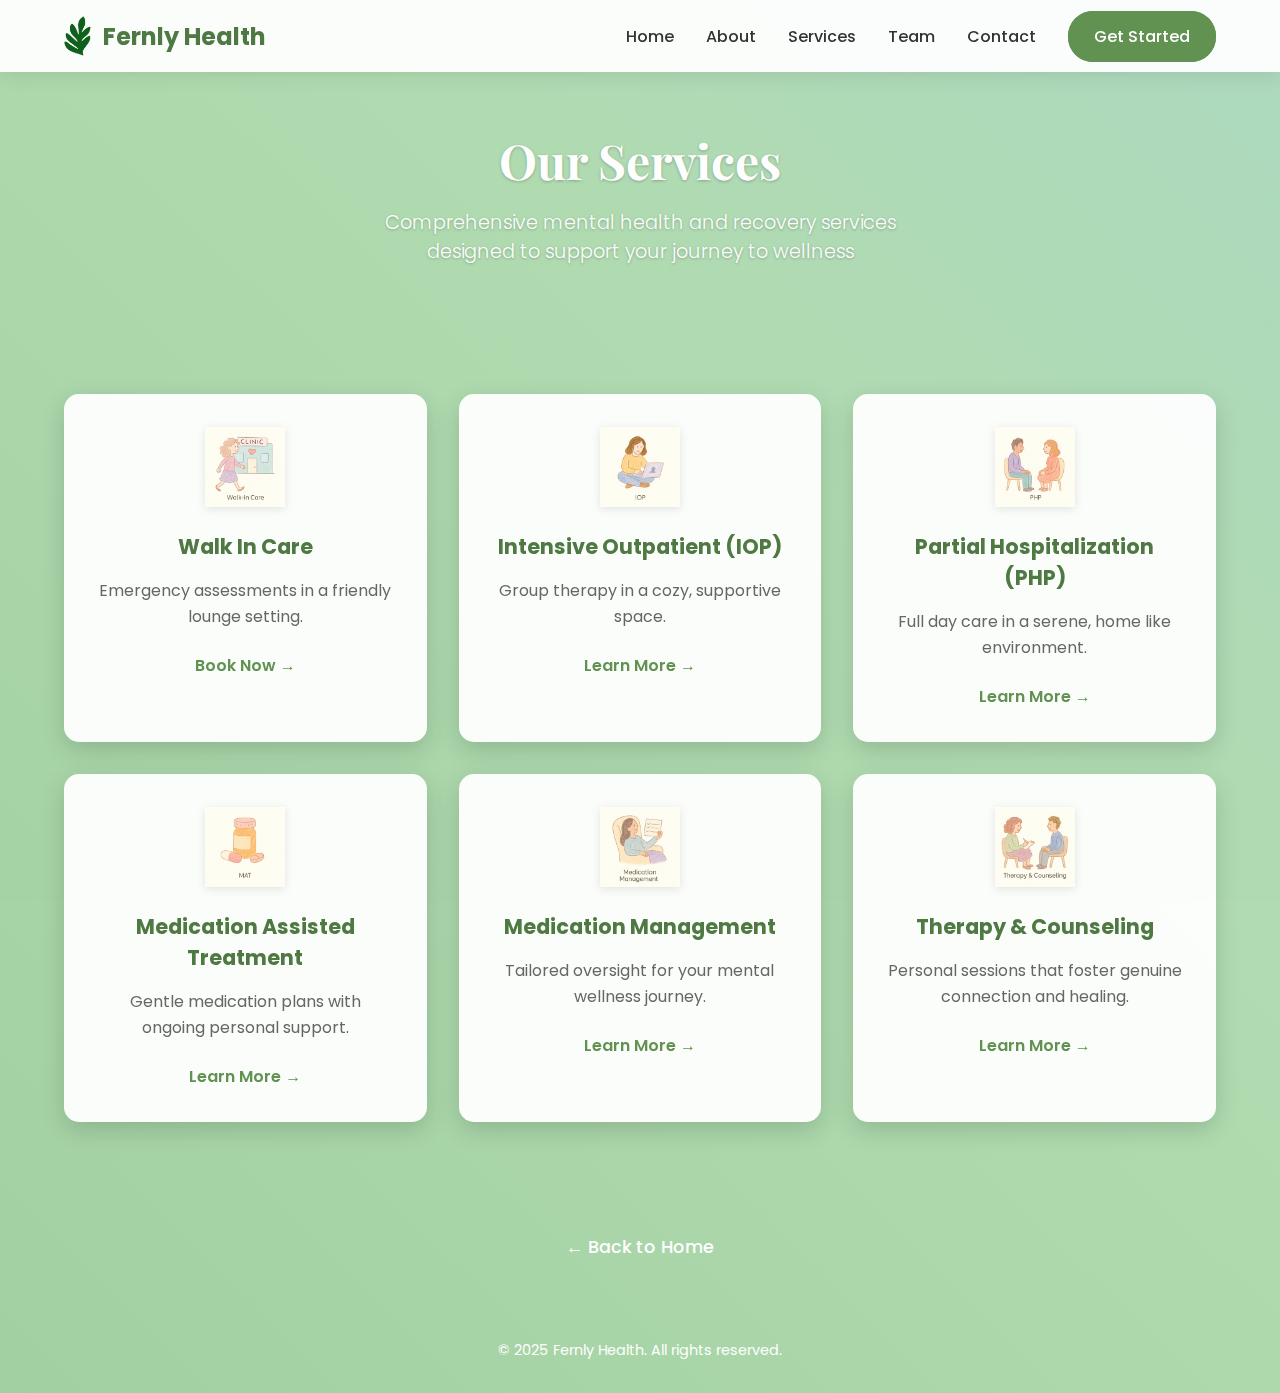
<file: docs/services.html>
<!DOCTYPE html>
<html lang="en">

<head>
  <meta charset="UTF-8" />
  <meta name="viewport" content="width=device-width, initial-scale=1.0" />
  <title>Our Services - Fernly Health</title>
  <link href="https://fonts.googleapis.com/css2?family=Poppins:wght@300;400;500;600;700&family=Playfair+Display:wght@400;700&display=swap" rel="stylesheet">
  <!-- AOS (Animate On Scroll) Library -->
  <link rel="stylesheet" href="https://unpkg.com/aos@2.3.1/dist/aos.css">
  <style>
    :root {
      --g1: #8fbf8f;
      --g2: #9ac99a;
      --g3: #a6d3a6;
      --g4: #b1dcb1;
      --g5: #add9c5;
      --g6: #e8c864;
    }

    * {
      margin: 0;
      padding: 0;
      box-sizing: border-box;
    }

    html,
    body {
      height: 100%;
      font-family: 'Poppins', sans-serif;
      color: #333;
      background: linear-gradient(
          45deg,
          var(--g1) 0%,
          var(--g2) 15%,
          var(--g3) 30%,
          var(--g4) 45%,
          var(--g5) 60%,
          var(--g6) 100%
      );
      background-size: 400% 400%;
      animation: moodShift 12s ease-in-out infinite;
      position: relative;
    }

    h1,
    h2 {
      font-family: 'Playfair Display', serif;
    }

    body::before {
      content: '';
      position: fixed;
      inset: 0;
      background-image: url("[data-uri]");
      background-size: 8px 8px;
      opacity: .04;
      pointer-events: none;
    }

    /* Ensure seamless gradient across all sections */
    section,
    footer {
      background: transparent;
    }



    @keyframes moodShift {
      0% {
        background-position: 0% 50%;
      }
      50% {
        background-position: 100% 50%;
      }
      100% {
        background-position: 0% 50%;
      }
    }


    a {
      text-decoration: none;
      color: inherit;
    }

    .container {
      width: 90%;
      max-width: 1200px;
      margin: 0 auto;
    }

    header {
      background: rgba(255, 255, 255, 0.95);
      backdrop-filter: blur(10px);
      box-shadow: 0 2px 20px rgba(0, 0, 0, 0.1);
      position: fixed;
      top: 0;
      left: 0;
      right: 0;
      z-index: 1000;
      transition: all 0.3s ease;
    }

    nav {
      display: flex;
      align-items: center;
      justify-content: space-between;
      padding: 1rem 0;
    }

    .logo {
      display: flex;
      align-items: center;
    }

    .logo img {
      height: 40px;
      margin-right: 0.75rem;
    }

    .logo span {
      font-size: 1.5rem;
      font-weight: 700;
      color: #4F7942;
    }

    .nav-links {
      list-style: none;
      display: flex;
      gap: 2rem;
      align-items: center;
    }

    .nav-links a {
      font-weight: 500;
      transition: color 0.3s ease;
      position: relative;
    }

    .nav-links a:hover {
      color: #619251;
    }

    .nav-links a::after {
      content: '';
      position: absolute;
      width: 0;
      height: 2px;
      bottom: -5px;
      left: 0;
      background-color: #619251;
      transition: width 0.3s ease;
    }

    .nav-links a:hover::after {
      width: 100%;
    }

    .btn-primary {
      background: #619251;
      color: #fff;
      padding: 0.75rem 1.5rem;
      border-radius: 25px;
      font-weight: 600;
      transition: all 0.3s ease;
      border: 2px solid #619251;
    }

    .btn-primary:hover {
      background: transparent;
      color: #619251;
      transform: translateY(-2px);
    }

    .page-header {
      text-align: center;
      padding: 8rem 1rem 4rem;
      color: #fff;
      background: transparent;
    }

    .page-header h1 {
      font-size: 3rem;
      margin-bottom: 1rem;
      text-shadow: 0 1px 3px rgba(0, 0, 0, 0.25);
      font-weight: 700;
    }

    .page-header p {
      font-size: 1.2rem;
      max-width: 600px;
      margin: 0 auto;
      text-shadow: 0 1px 3px rgba(0, 0, 0, 0.25);
      font-weight: 300;
    }

    #services {
      padding: 4rem 0;
      background: transparent;
    }

    .section-title {
      text-align: center;
      color: #fff;
      font-size: 2.5rem;
      margin-bottom: 3rem;
      text-shadow: 0 1px 3px rgba(0, 0, 0, 0.25);
    }

    .services-grid {
      display: grid;
      grid-template-columns: repeat(auto-fit, minmax(300px, 1fr));
      gap: 2rem;
    }

    .card {
      background: rgba(255, 255, 255, 0.95);
      border-radius: 15px;
      padding: 2rem;
      text-align: center;
      box-shadow: 0 8px 25px rgba(0, 0, 0, 0.15);
      transition: all 0.3s ease;
      border: 1px solid rgba(255, 255, 255, 0.2);
    }

    .card:hover {
      transform: translateY(-12px) scale(1.03);
      box-shadow: 0 20px 45px rgba(0, 0, 0, 0.25);
    }

    .card img {
      width: 80px;
      height: 80px;
      object-fit: contain;
      margin: 0 auto 1.5rem;
      display: block;
      /* Transparent background to sit directly on white card */
      background: transparent;
      /* Subtle drop shadow for visibility */
      filter: drop-shadow(0 2px 4px rgba(0, 0, 0, 0.1));
    }

    .card h3 {
      color: #4F7942;
      margin-bottom: 1rem;
      font-size: 1.3rem;
    }

    .card p {
      color: #666;
      margin-bottom: 1.5rem;
      line-height: 1.6;
    }

    .card a {
      color: #619251;
      font-weight: 600;
      transition: color 0.3s ease;
    }

    .card a:hover {
      color: #4F7942;
    }

    .back-to-home {
      text-align: center;
      padding: 3rem 0;
      background: transparent;
    }

    .back-to-home a {
      color: #fff;
      font-size: 1.1rem;
      font-weight: 500;
      transition: color 0.3s ease;
    }

    .back-to-home a:hover {
      color: #619251;
    }

    footer {
      text-align: center;
      font-size: 0.9rem;
      color: #fff;
      padding: 2rem 1rem;
      background: transparent;
    }

    html {
      scroll-behavior: smooth;
    }

    @media (max-width: 768px) {
      .nav-links {
        display: none;
      }

      .page-header h1 {
        font-size: 2.5rem;
      }

      .services-grid {
        grid-template-columns: 1fr;
      }

      .container {
        padding: 0 1rem;
      }
    }
  </style>
</head>

<body>
  <header>
    <div class="container">
      <nav>
        <div class="logo">
          <img src="images/Fernly-logo.png" alt="Fernly Health Logo">
          <span>Fernly Health</span>
        </div>
        <ul class="nav-links">
          <li><a href="index.html">Home</a></li>
          <li><a href="index.html#about">About</a></li>
          <li><a href="services.html">Services</a></li>
          <li><a href="team.html">Team</a></li>
          <li><a href="index.html#contact">Contact</a></li>
          <li><a href="index.html#contact" class="btn-primary">Get Started</a></li>
        </ul>
      </nav>
    </div>
  </header>

  <section class="page-header">
    <div class="container">
      <h1>Our Services</h1>
      <p>Comprehensive mental health and recovery services designed to support your journey to wellness</p>
    </div>
  </section>

  <section id="services" data-aos="fade-up">
    <div class="container">
      <div class="services-grid">
        <div class="card" data-aos="fade-up" data-aos-delay="100">
          <img src="images/Walkin.png" alt="Walk In Care">
          <h3>Walk In Care</h3>
          <p>Emergency assessments in a friendly lounge setting.</p>
          <a href="index.html#contact">Book Now →</a>
        </div>
        <div class="card" data-aos="fade-up" data-aos-delay="200">
          <img src="images/iop.png" alt="Intensive Outpatient">
          <h3>Intensive Outpatient (IOP)</h3>
          <p>Group therapy in a cozy, supportive space.</p>
          <a href="index.html#contact">Learn More →</a>
        </div>
        <div class="card" data-aos="fade-up" data-aos-delay="300">
          <img src="images/php.png" alt="Partial Hospitalization">
          <h3>Partial Hospitalization (PHP)</h3>
          <p>Full day care in a serene, home like environment.</p>
          <a href="index.html#contact">Learn More →</a>
        </div>
        <div class="card" data-aos="fade-up" data-aos-delay="400">
          <img src="images/mat.png" alt="Medication Assisted Treatment">
          <h3>Medication Assisted Treatment</h3>
          <p>Gentle medication plans with ongoing personal support.</p>
          <a href="index.html#contact">Learn More →</a>
        </div>
        <div class="card" data-aos="fade-up" data-aos-delay="500">
          <img src="images/medmgmt.png" alt="Medication Management">
          <h3>Medication Management</h3>
          <p>Tailored oversight for your mental wellness journey.</p>
          <a href="index.html#contact">Learn More →</a>
        </div>
        <div class="card" data-aos="fade-up" data-aos-delay="600">
          <img src="images/therapy.png" alt="Therapy & Counseling">
          <h3>Therapy & Counseling</h3>
          <p>Personal sessions that foster genuine connection and healing.</p>
          <a href="index.html#contact">Learn More →</a>
        </div>
      </div>
    </div>
  </section>

  <section class="back-to-home">
    <div class="container">
      <a href="index.html">← Back to Home</a>
    </div>
  </section>

  <footer>
    <div class="container">
      &copy; 2025 Fernly Health. All rights reserved.
    </div>
  </footer>

  <!-- AI Chat Scripts for cross-page functionality -->
  <!-- License: Custom implementation - Suitable for commercial use -->
  <!-- Benefits: Fast loading, reliable operation, contextual responses, offline capable -->
  <!-- Fallback data must load before AI chat functionality -->
  <script src="fallback-data.js" onerror="console.warn('Fallback data failed to load - AI chat may have limited functionality')"></script>
  <!-- Basic DSM-5 disorder summaries -->
  <script src="dsm5-data.js" onerror="console.warn('DSM-5 data failed to load - mental health information may be limited')"></script>
  <script src="medications-data.js" onerror="console.warn('Medications data failed to load - medication information may be limited')"></script>
  <script src="therapy-speech.js" onerror="console.warn('Therapy speech data failed to load - therapeutic responses may be limited')"></script>
  <!-- AI Chat functionality -->
  <script src="ai.js" onerror="console.warn('AI chat functionality failed to load - chat feature may not work')"></script>
  <!-- Dependencies checking script for AI data files -->
  <script>
    (function(){
      const status = document.getElementById('aiAIStatus');
      
      // Check if required dependencies are loaded
      function checkDependencies() {
        const missingDeps = [];
        if (!window.fallbackData) missingDeps.push('fallback-data.js');
        if (!window.dsm5Data) missingDeps.push('dsm5-data.js');
        if (!window.medicationsData) missingDeps.push('medications-data.js');
        if (!window.therapySpeechData) missingDeps.push('therapy-speech.js');
        
        if (missingDeps.length > 0 && status) {
          status.innerText = `Some resources failed to load: ${missingDeps.join(', ')}. AI chat may have limited functionality.`;
          status.style.color = '#ff6b35';
        }
      }
      
      // Initialize AI chat functionality when page loads
      window.addEventListener('load', function() {
        checkDependencies();
        // Initialize AI if available
        if (typeof initializeAIChat === 'function') {
          initializeAIChat().catch(function(error) {
            console.warn('AI initialization failed:', error);
          });
        }
      });
    })();
  </script>

  <script>
    // Navbar scroll effect
    window.addEventListener('scroll', function() {
      const header = document.querySelector('header');
      if (window.scrollY > 100) {
        header.style.background = 'rgba(255,255,255,0.98)';
      } else {
        header.style.background = 'rgba(255,255,255,0.95)';
      }
    });

  </script>

  <!-- AOS (Animate On Scroll) JavaScript -->
  <script src="https://unpkg.com/aos@2.3.1/dist/aos.js"></script>
  <script>
    // Initialize AOS with custom settings
    AOS.init({
      duration: 800,
      easing: 'ease-out',
      once: true,
      offset: 100,
      disable: false
    });
  </script>
</body>

</html>
</file>
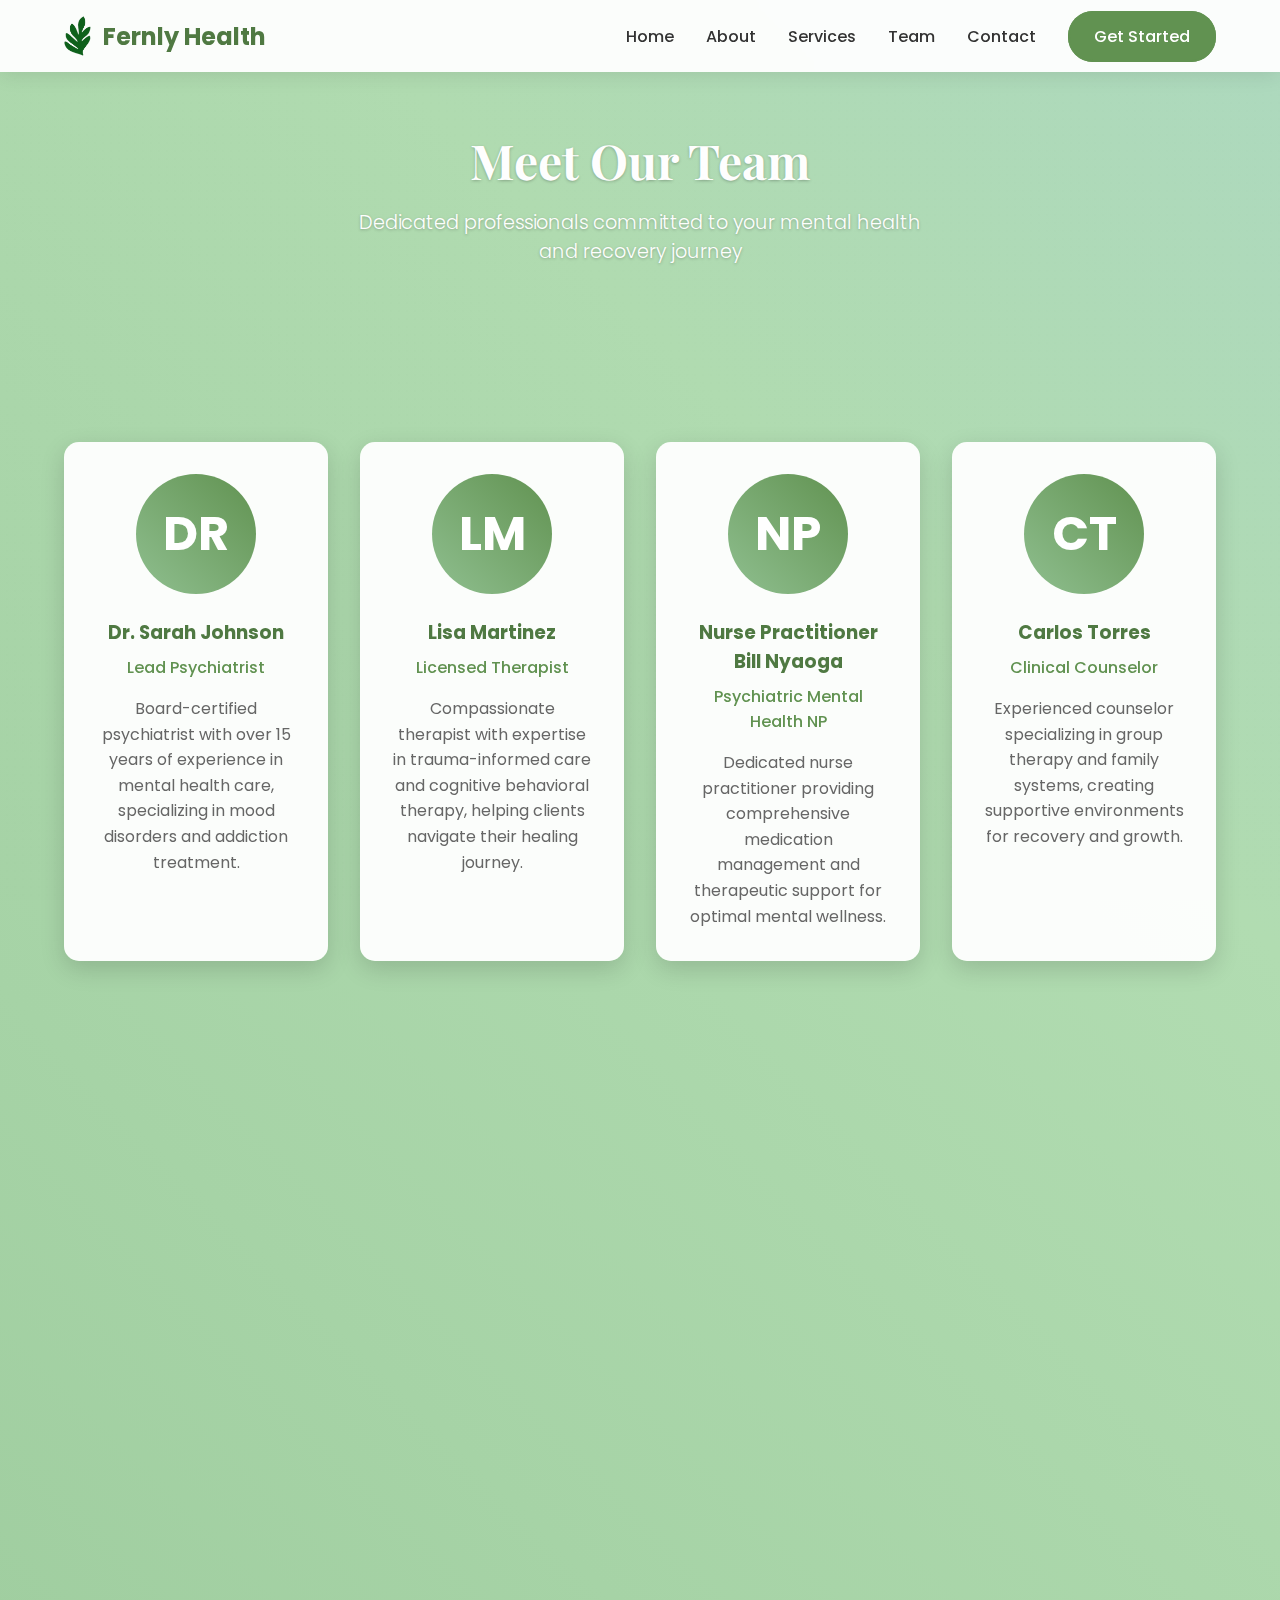
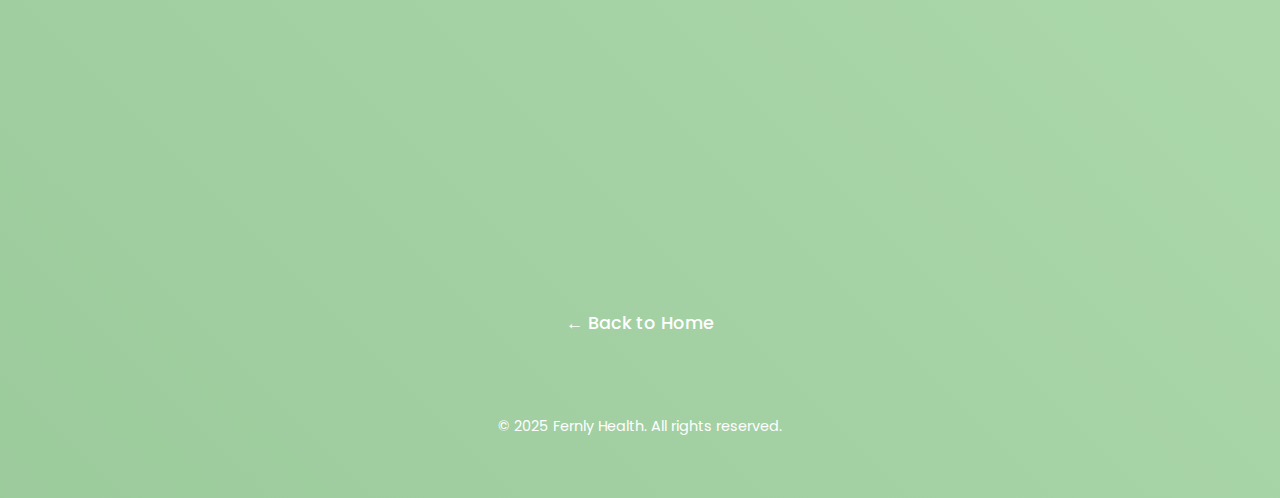
<file: docs/team.html>
<!DOCTYPE html>
<html lang="en">

<head>
  <meta charset="UTF-8" />
  <meta name="viewport" content="width=device-width, initial-scale=1.0" />
  <title>Meet Our Team - Fernly Health</title>
  <link href="https://fonts.googleapis.com/css2?family=Poppins:wght@300;400;500;600;700&family=Playfair+Display:wght@400;700&display=swap" rel="stylesheet">
  <!-- AOS (Animate On Scroll) Library -->
  <link rel="stylesheet" href="https://unpkg.com/aos@2.3.1/dist/aos.css">
  <style>
    :root {
      --g1: #8fbf8f;
      --g2: #9ac99a;
      --g3: #a6d3a6;
      --g4: #b1dcb1;
      --g5: #add9c5;
      --g6: #e8c864;
    }

    * {
      margin: 0;
      padding: 0;
      box-sizing: border-box;
    }

    html,
    body {
      height: 100%;
      font-family: 'Poppins', sans-serif;
      color: #333;
      background: linear-gradient(
          45deg,
          var(--g1) 0%,
          var(--g2) 15%,
          var(--g3) 30%,
          var(--g4) 45%,
          var(--g5) 60%,
          var(--g6) 100%
      );
      background-size: 400% 400%;
      animation: moodShift 12s ease-in-out infinite;
      position: relative;
    }

    h1,
    h2 {
      font-family: 'Playfair Display', serif;
    }

    body::before {
      content: '';
      position: fixed;
      inset: 0;
      background-image: url("[data-uri]");
      background-size: 8px 8px;
      opacity: .04;
      pointer-events: none;
    }

    /* Ensure seamless gradient across all sections */
    section,
    footer {
      background: transparent;
    }



    @keyframes moodShift {
      0% {
        background-position: 0% 50%;
      }
      50% {
        background-position: 100% 50%;
      }
      100% {
        background-position: 0% 50%;
      }
    }


    a {
      text-decoration: none;
      color: inherit;
    }

    .container {
      width: 90%;
      max-width: 1200px;
      margin: 0 auto;
    }

    header {
      background: rgba(255, 255, 255, 0.95);
      backdrop-filter: blur(10px);
      box-shadow: 0 2px 20px rgba(0, 0, 0, 0.1);
      position: fixed;
      top: 0;
      left: 0;
      right: 0;
      z-index: 1000;
      transition: all 0.3s ease;
    }

    nav {
      display: flex;
      align-items: center;
      justify-content: space-between;
      padding: 1rem 0;
    }

    .logo {
      display: flex;
      align-items: center;
    }

    .logo img {
      height: 40px;
      margin-right: 0.75rem;
    }

    .logo span {
      font-size: 1.5rem;
      font-weight: 700;
      color: #4F7942;
    }

    .nav-links {
      list-style: none;
      display: flex;
      gap: 2rem;
      align-items: center;
    }

    .nav-links a {
      font-weight: 500;
      transition: color 0.3s ease;
      position: relative;
    }

    .nav-links a:hover {
      color: #619251;
    }

    .nav-links a::after {
      content: '';
      position: absolute;
      width: 0;
      height: 2px;
      bottom: -5px;
      left: 0;
      background-color: #619251;
      transition: width 0.3s ease;
    }

    .nav-links a:hover::after {
      width: 100%;
    }

    .btn-primary {
      background: #619251;
      color: #fff;
      padding: 0.75rem 1.5rem;
      border-radius: 25px;
      font-weight: 600;
      transition: all 0.3s ease;
      border: 2px solid #619251;
    }

    .btn-primary:hover {
      background: transparent;
      color: #619251;
      transform: translateY(-2px);
    }

    .page-header {
      text-align: center;
      padding: 8rem 1rem 4rem;
      color: #fff;
      background: transparent;
    }

    .page-header h1 {
      font-size: 3rem;
      margin-bottom: 1rem;
      text-shadow: 0 1px 3px rgba(0, 0, 0, 0.25);
      font-weight: 700;
    }

    .page-header p {
      font-size: 1.2rem;
      max-width: 600px;
      margin: 0 auto;
      text-shadow: 0 1px 3px rgba(0, 0, 0, 0.25);
      font-weight: 300;
    }

    #team {
      padding: 4rem 0;
      background: transparent;
    }

    .section-title {
      text-align: center;
      color: #fff;
      font-size: 2.5rem;
      margin-bottom: 3rem;
      text-shadow: 0 1px 3px rgba(0, 0, 0, 0.25);
    }

    .team-grid {
      display: grid;
      grid-template-columns: repeat(auto-fit, minmax(250px, 1fr));
      gap: 2rem;
      margin-top: 3rem;
    }

    .team-member {
      background: rgba(255, 255, 255, 0.95);
      border-radius: 15px;
      padding: 2rem;
      text-align: center;
      box-shadow: 0 8px 25px rgba(0, 0, 0, 0.15);
      transition: all 0.3s ease;
    }

    .team-member:hover {
      transform: translateY(-5px);
      box-shadow: 0 15px 35px rgba(0, 0, 0, 0.2);
    }

    .team-photo {
      width: 120px;
      height: 120px;
      border-radius: 50%;
      background: linear-gradient(45deg, #8fbf8f, #619251);
      margin: 0 auto 1.5rem;
      display: flex;
      align-items: center;
      justify-content: center;
      font-size: 3rem;
      color: white;
      font-weight: 700;
    }

    .team-member h3 {
      color: #4F7942;
      margin-bottom: 0.5rem;
    }

    .team-member .title {
      color: #619251;
      font-weight: 500;
      margin-bottom: 1rem;
    }

    .team-member p {
      color: #666;
      line-height: 1.6;
    }

    #founders-note {
      color: white;
      padding: 4rem 0;
      background: transparent;
    }

    .founders-content {
      color: #fff;
      max-width: 800px;
      margin: 0 auto;
      line-height: 1.8;
      font-size: 1.1rem;
    }

    .founders-content p {
      margin-bottom: 1.5rem;
      text-align: left;
    }

    .founders-signature {
      margin-top: 2rem;
      text-align: right;
    }

    .founders-signature .name {
      font-weight: 700;
      font-size: 1.2rem;
      margin-bottom: 0.5rem;
    }

    .founders-signature .title {
      color: #ccc;
      font-size: 0.9rem;
    }

    .back-to-home {
      text-align: center;
      padding: 3rem 0;
      background: transparent;
    }

    .back-to-home a {
      color: #fff;
      font-size: 1.1rem;
      font-weight: 500;
      transition: color 0.3s ease;
    }

    .back-to-home a:hover {
      color: #619251;
    }

    footer {
      text-align: center;
      font-size: 0.9rem;
      color: #fff;
      padding: 2rem 1rem;
      background: transparent;
    }

    html {
      scroll-behavior: smooth;
    }

    @media (max-width: 768px) {
      .nav-links {
        display: none;
      }

      .page-header h1 {
        font-size: 2.5rem;
      }

      .team-grid {
        grid-template-columns: 1fr;
      }

      .container {
        padding: 0 1rem;
      }
    }
  </style>
</head>

<body>
  <header>
    <div class="container">
      <nav>
        <div class="logo">
          <img src="images/Fernly-logo.png" alt="Fernly Health Logo">
          <span>Fernly Health</span>
        </div>
        <ul class="nav-links">
          <li><a href="index.html">Home</a></li>
          <li><a href="index.html#about">About</a></li>
          <li><a href="services.html">Services</a></li>
          <li><a href="team.html">Team</a></li>
          <li><a href="index.html#contact">Contact</a></li>
          <li><a href="index.html#contact" class="btn-primary">Get Started</a></li>
        </ul>
      </nav>
    </div>
  </header>

  <section class="page-header">
    <div class="container">
      <h1>Meet Our Team</h1>
      <p>Dedicated professionals committed to your mental health and recovery journey</p>
    </div>
  </section>

  <section id="team" data-aos="fade-up">
    <div class="container">
      <div class="team-grid">
        <div class="team-member" data-aos="fade-up" data-aos-delay="100">
          <div class="team-photo">DR</div>
          <h3>Dr. Sarah Johnson</h3>
          <div class="title">Lead Psychiatrist</div>
          <p>Board-certified psychiatrist with over 15 years of experience in mental health care, specializing in mood disorders and addiction treatment.</p>
        </div>
        <div class="team-member" data-aos="fade-up" data-aos-delay="200">
          <div class="team-photo">LM</div>
          <h3>Lisa Martinez</h3>
          <div class="title">Licensed Therapist</div>
          <p>Compassionate therapist with expertise in trauma-informed care and cognitive behavioral therapy, helping clients navigate their healing journey.</p>
        </div>
        <div class="team-member" data-aos="fade-up" data-aos-delay="300">
          <div class="team-photo">NP</div>
          <h3>Nurse Practitioner Bill Nyaoga</h3>
          <div class="title">Psychiatric Mental Health NP</div>
          <p>Dedicated nurse practitioner providing comprehensive medication management and therapeutic support for optimal mental wellness.</p>
        </div>
        <div class="team-member" data-aos="fade-up" data-aos-delay="400">
          <div class="team-photo">CT</div>
          <h3>Carlos Torres</h3>
          <div class="title">Clinical Counselor</div>
          <p>Experienced counselor specializing in group therapy and family systems, creating supportive environments for recovery and growth.</p>
        </div>
      </div>
    </div>
  </section>

  <section id="founders-note" data-aos="fade-up">
    <div class="container">
      <h2 class="section-title" data-aos="fade-up" data-aos-delay="100">A Note from Our Founder</h2>
      <div class="founders-content" data-aos="fade-up" data-aos-delay="200">
        <p>I started Fernly because I believe mental health care should feel like care — not a cold, clinical transaction.</p>

        <p>Over the years, working as a nurse and now a psychiatric mental health nurse practitioner, I've sat with people in their toughest moments — in hospital rooms, during breakdowns, through recovery. I've seen how overwhelming it can be just to find someone who listens, especially when you're hurting or in crisis.</p>

        <p>That's why I built Fernly: to create a space that's not just professional, but personal. A place where you can walk in — scheduled or not — and know someone will be there to meet you with compassion, not a clipboard.</p>

        <p>We welcome emergency walk-ins because we know that anxiety, depression, trauma, or addiction don't always follow a calendar. And neither should care.</p>

        <p>At Fernly, you're not just another intake form. You're a whole person — and we're here to walk alongside you, however that journey looks.</p>

        <div class="founders-signature" data-aos="fade-up" data-aos-delay="300">
          <div class="name">— Bill Nyaoga, MSN, RN, PMHNP-BC</div>
          <div class="title">Founder & Medical Director, Fernly Health</div>
        </div>
      </div>
    </div>
  </section>

  <section class="back-to-home">
    <div class="container">
      <a href="index.html">← Back to Home</a>
    </div>
  </section>

  <footer>
    <div class="container">
      &copy; 2025 Fernly Health. All rights reserved.
    </div>
  </footer>

  <!-- AI Chat Scripts for cross-page functionality -->
  <!-- License: Custom implementation - Suitable for commercial use -->
  <!-- Benefits: Fast loading, reliable operation, contextual responses, offline capable -->
  <!-- Fallback data must load before AI chat functionality -->
  <script src="fallback-data.js" onerror="console.warn('Fallback data failed to load - AI chat may have limited functionality')"></script>
  <!-- Basic DSM-5 disorder summaries -->
  <script src="dsm5-data.js" onerror="console.warn('DSM-5 data failed to load - mental health information may be limited')"></script>
  <script src="medications-data.js" onerror="console.warn('Medications data failed to load - medication information may be limited')"></script>
  <script src="therapy-speech.js" onerror="console.warn('Therapy speech data failed to load - therapeutic responses may be limited')"></script>
  <!-- AI Chat functionality -->
  <script src="ai.js" onerror="console.warn('AI chat functionality failed to load - chat feature may not work')"></script>
  <!-- Dependencies checking script for AI data files -->
  <script>
    (function(){
      const status = document.getElementById('aiAIStatus');
      
      // Check if required dependencies are loaded
      function checkDependencies() {
        const missingDeps = [];
        if (!window.fallbackData) missingDeps.push('fallback-data.js');
        if (!window.dsm5Data) missingDeps.push('dsm5-data.js');
        if (!window.medicationsData) missingDeps.push('medications-data.js');
        if (!window.therapySpeechData) missingDeps.push('therapy-speech.js');
        
        if (missingDeps.length > 0 && status) {
          status.innerText = `Some resources failed to load: ${missingDeps.join(', ')}. AI chat may have limited functionality.`;
          status.style.color = '#ff6b35';
        }
      }
      
      // Initialize AI chat functionality when page loads
      window.addEventListener('load', function() {
        checkDependencies();
        // Initialize AI if available
        if (typeof initializeAIChat === 'function') {
          initializeAIChat().catch(function(error) {
            console.warn('AI initialization failed:', error);
          });
        }
      });
    })();
  </script>

  <script>
    // Navbar scroll effect
    window.addEventListener('scroll', function() {
      const header = document.querySelector('header');
      if (window.scrollY > 100) {
        header.style.background = 'rgba(255,255,255,0.98)';
      } else {
        header.style.background = 'rgba(255,255,255,0.95)';
      }
    });

  </script>

  <!-- AOS (Animate On Scroll) JavaScript -->
  <script src="https://unpkg.com/aos@2.3.1/dist/aos.js"></script>
  <script>
    // Initialize AOS with custom settings
    AOS.init({
      duration: 800,
      easing: 'ease-out',
      once: true,
      offset: 100,
      disable: false
    });
  </script>
</body>

</html>
</file>
<file: docs/style.css>
html, body {
  height: 100%;
  margin: 0;
}
body {
  /* full-viewport, animated gradient */
  background: linear-gradient(
    120deg,
    #BDE2B8 0%,    /* mint green */
    #BDE2B8 25%,
    #5DADE2 50%,  /* sky-blue */
    #5DADE2 50%,
    #D4D182 75%,  /* yellow-green */
    #D4D182 100%
  );
  background-size: 400% 400%;     /* enlarge for more movement */
  animation: gradientShift 12s ease infinite;
  margin: 0; height: 100%;
  font-family: system-ui, sans-serif;
}

.sidebar {
  position: fixed;
  top: 0; left: 0;
  width: 72px; height: 100%;
  background: rgba(255,255,255,0.8);
  display: flex; flex-direction: column;
  align-items: center; padding: 16px 0;
  box-shadow: 1px 0 2px rgba(0,0,0,0.05);
}
.sidebar .brand {
  font-size: 16px; font-weight: bold;
  color: #2F4F2F; margin-bottom: 24px;
  text-align: center;
}
.sidebar .icon {
  width: 24px; height: 24px;
  margin: 16px 0;
  cursor: pointer;
  transition: background 0.2s;
}
.sidebar .icon:hover {
  background: rgba(0,0,0,0.05);
  border-radius: 4px;
}

.chat-area {
  margin-left: 72px;
  display: flex; flex-direction: column;
  height: 100vh;
}
.chat-header {
  flex: 0 0 64px;
  display: flex; align-items: center;
  padding: 0 24px;
  background: #fff;
  box-shadow: 0 1px 2px rgba(0,0,0,0.1);
  font-size: 18px; font-weight: 500; color: #2F4F2F;
}
.messages {
  flex: 1;
  overflow-y: auto;
  padding: 24px;
  display: flex; flex-direction: column;
  gap: 12px;
  background: transparent; /* gradient shows through */
  padding-bottom: 120px;
}
.message.user,
.message.bot {
  padding: 12px 16px;
  border-radius: 12px;
  max-width: 70%;
  line-height: 1.4;
  font-size: 15px;
}
.message.user {
  align-self: flex-end;
  background: #4E7D38;
  color: #fff;
}
.message.bot {
  align-self: flex-start;
  background: #fff;
  color: #2F4F2F;
  box-shadow: 0 1px 3px rgba(0,0,0,0.1);
}
.message.loading::after {
  content: '';
  display: inline-block;
  width: 4px; height: 4px;
  margin-left: 4px;
  background: #999;
  border-radius: 50%;
  animation: blink 1s infinite alternate;
}
@keyframes blink {
  from { opacity: 0.2; } to { opacity: 1; }
}
.message .timestamp {
  display: block;
  font-size: 11px; color: #999;
  margin-top: 4px;
  text-align: inherit;
}

.input-bar {
  position: sticky; bottom: 24px;
  left: 50%; transform: translateX(-50%);
  max-width: 600px; width: calc(100% - 48px);
  background: #fff; border-radius: 28px;
  box-shadow: 0 2px 8px rgba(0,0,0,0.1);
  display: flex; align-items: center;
  padding: 8px 16px; gap: 12px; z-index: 10;
}
.input-bar textarea {
  flex: 1; border: none; outline: none;
  resize: none; background: transparent;
  font-size: 16px; line-height: 1.4; padding: 8px 0;
}
.input-bar button.send {
  background: #4E7D38; color: #fff; border: none;
  border-radius: 20px; padding: 8px 16px;
  cursor: pointer; transition: background 0.2s;
}
.input-bar button.send:hover {
  background: #3b6530;
}

@media (max-width: 600px) {
  .sidebar {
    position: relative;
    width: 100%; height: 48px;
    flex-direction: row; padding: 8px 0;
  }
  .sidebar .brand { font-size: 14px; margin: 0 16px; }
  .sidebar .icon { margin: 0 12px; }
  .chat-area { margin: 48px 0 0; }
  .chat-header { padding: 0 16px; font-size: 16px; }
  .input-bar { padding: 0 16px; width: calc(100% - 32px); }
}

@keyframes gradientShift {
  0%   { background-position: 0% 50%; }
  50%  { background-position: 100% 50%; }
  100% { background-position: 0% 50%; }
}
</file>
